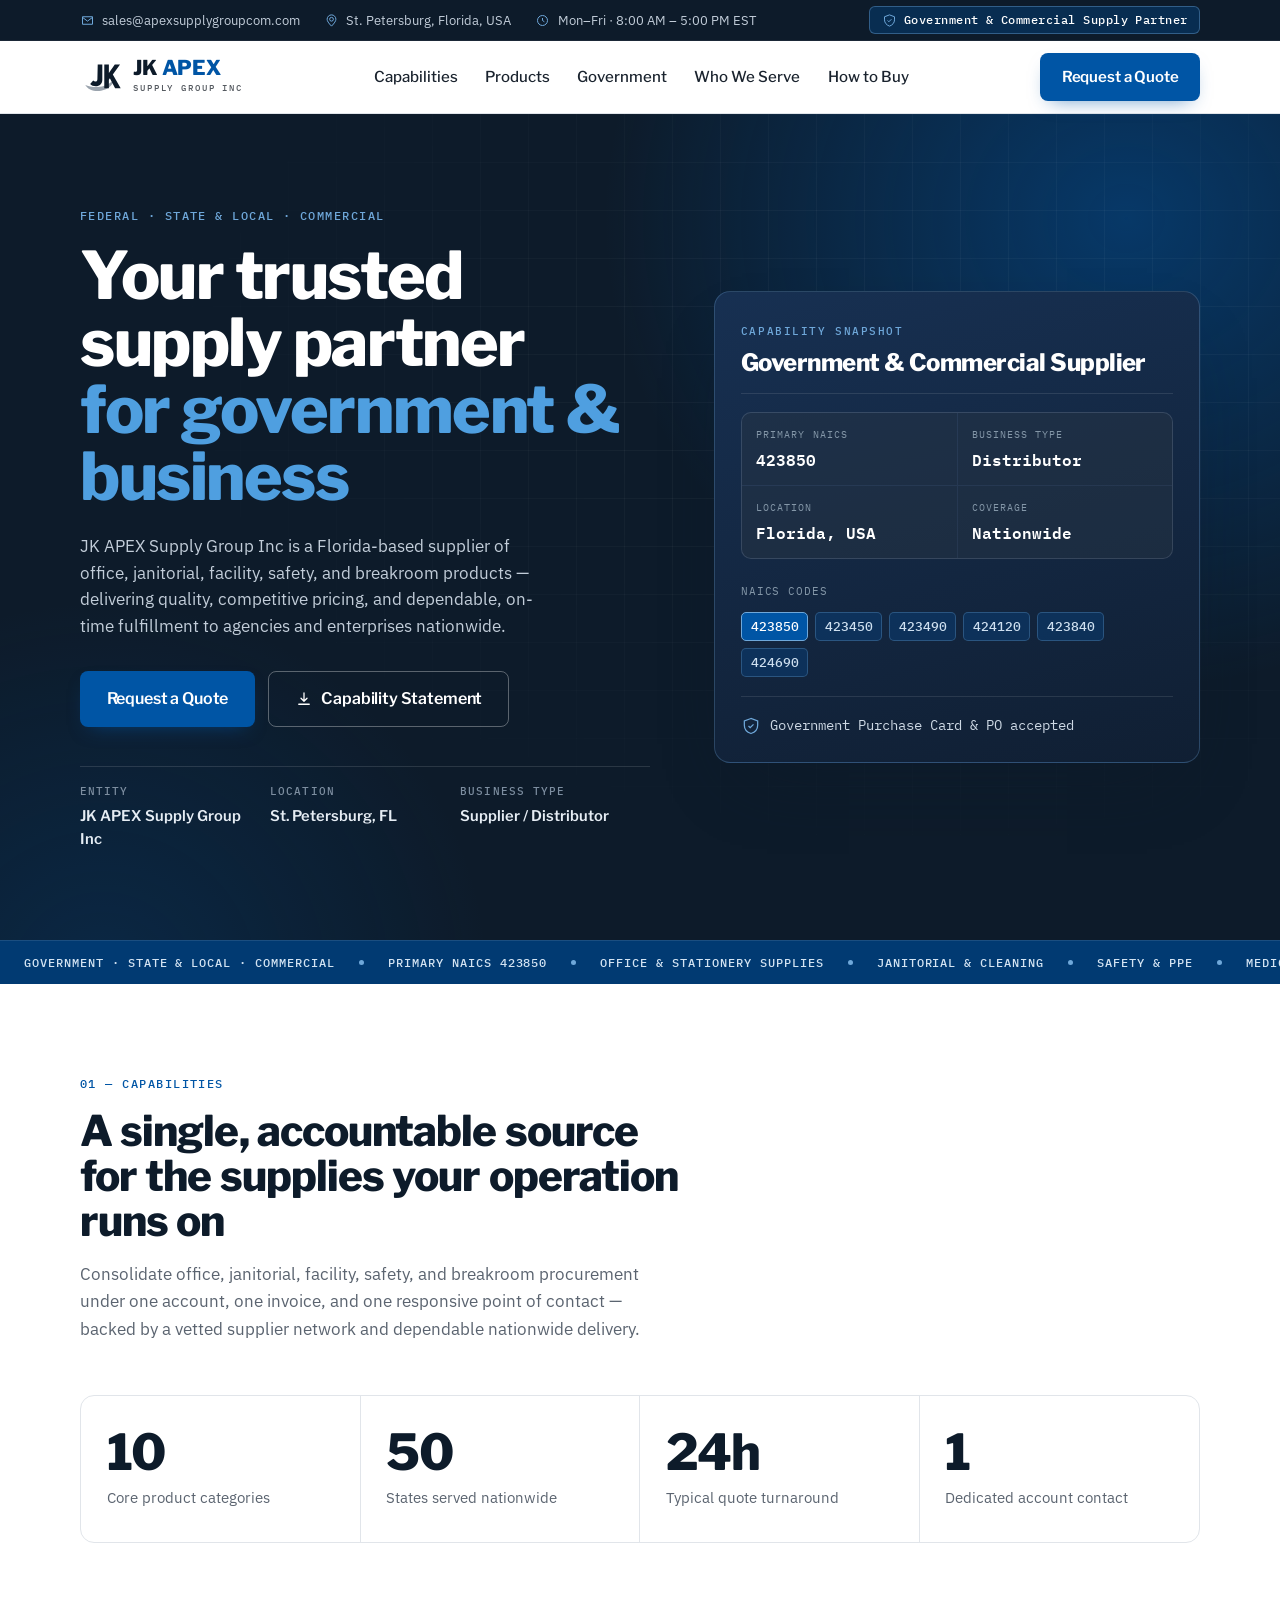
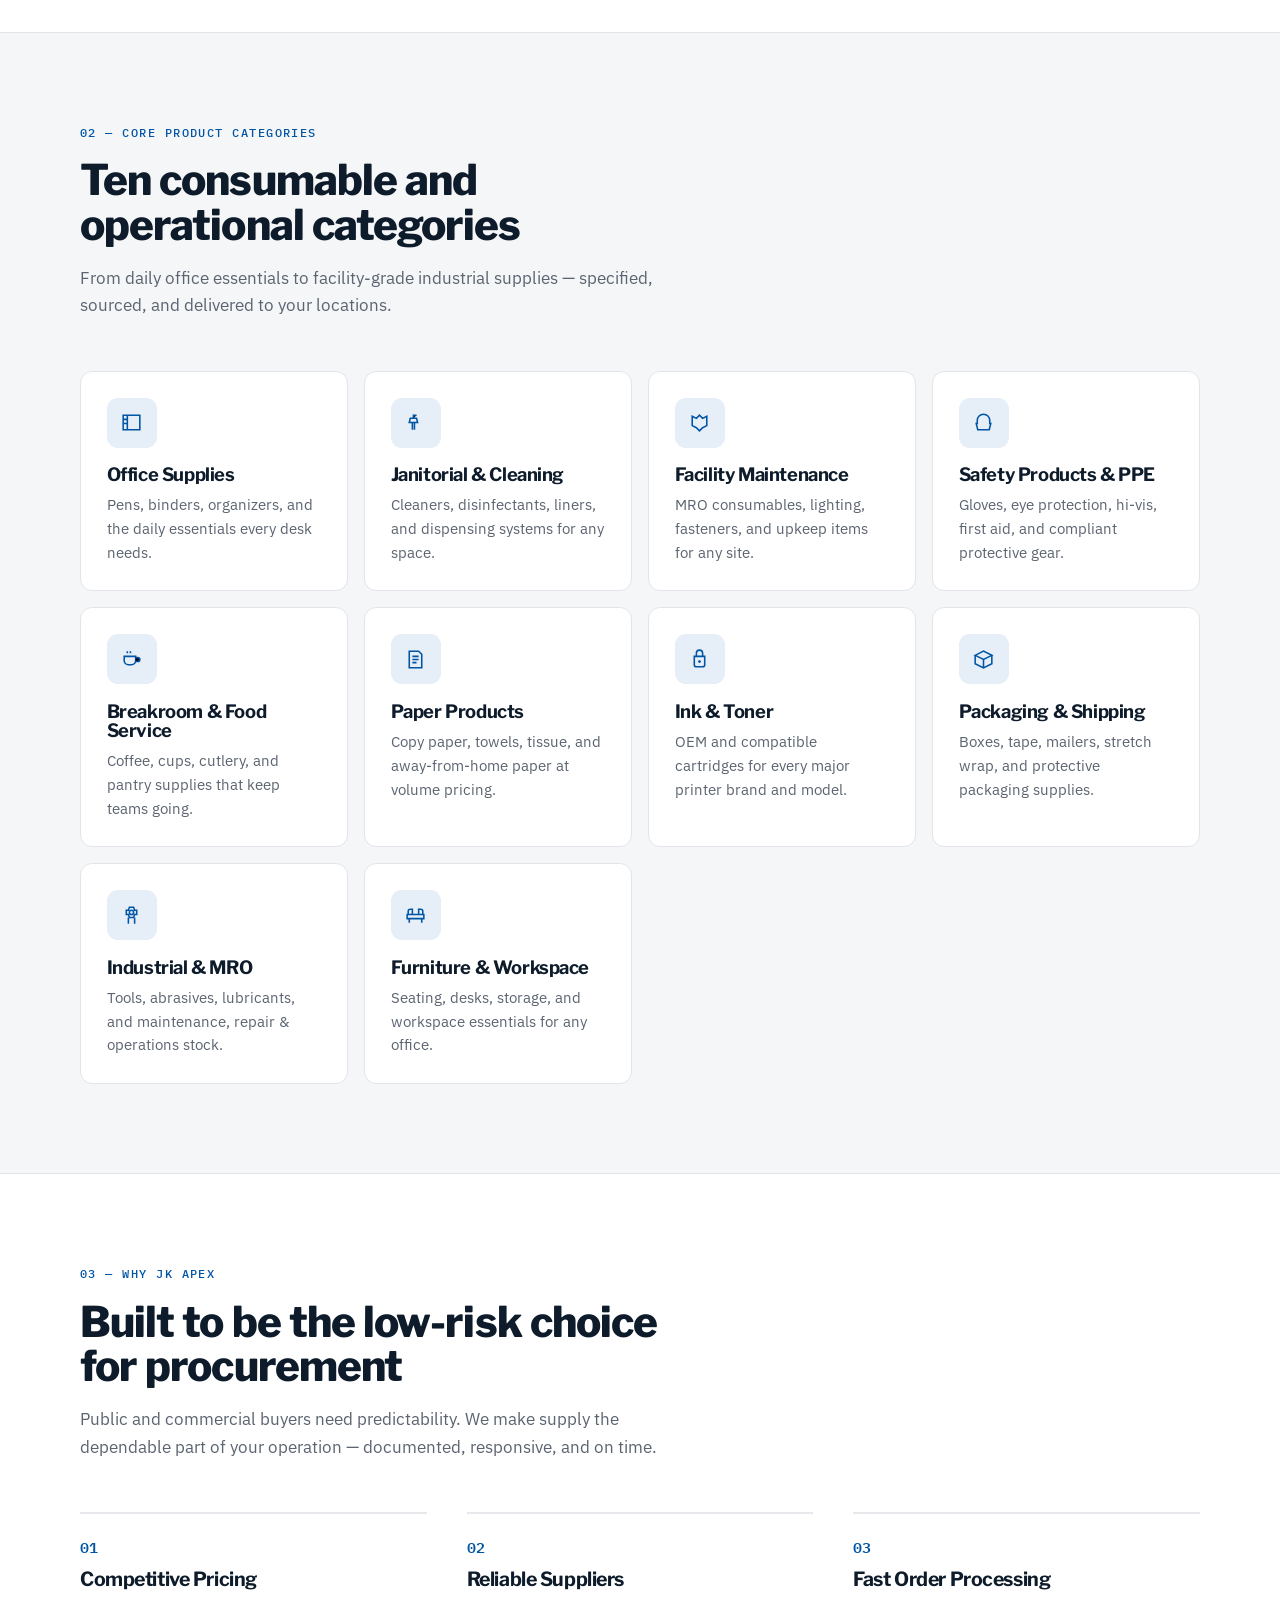
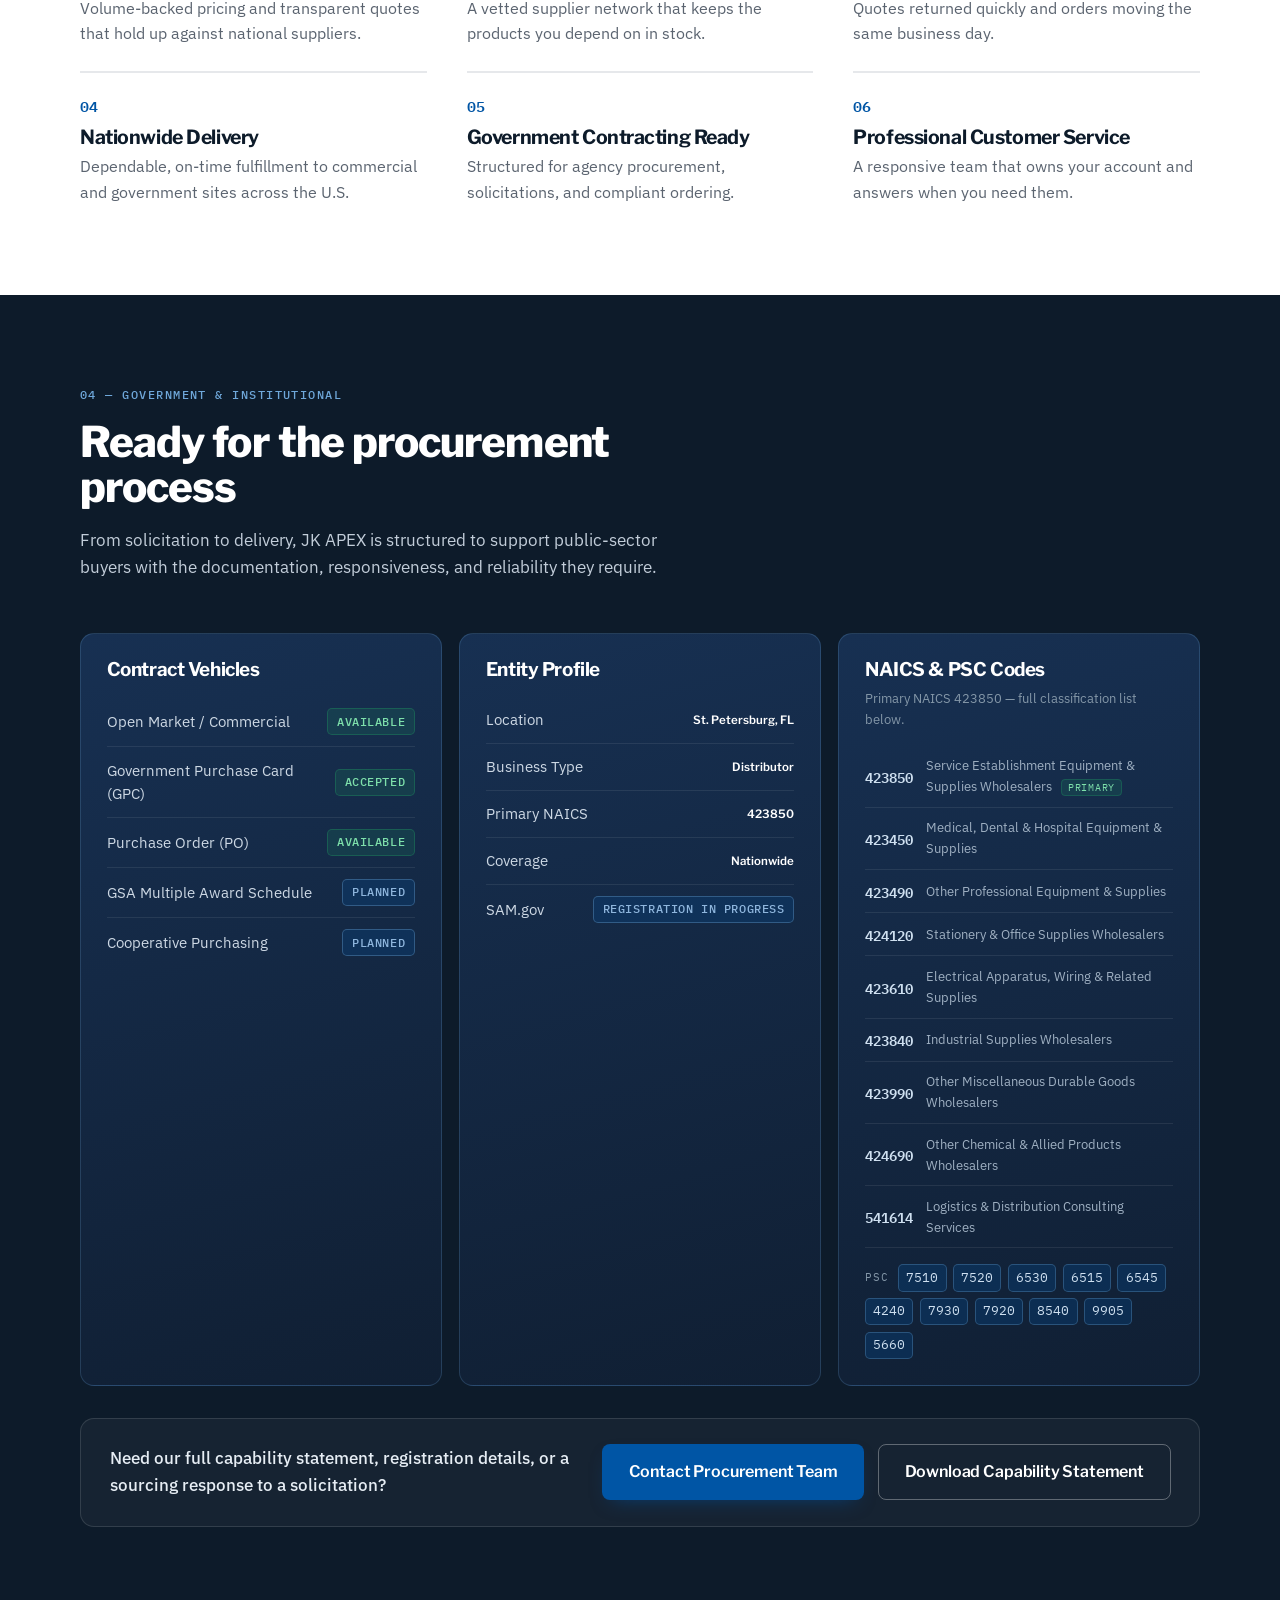
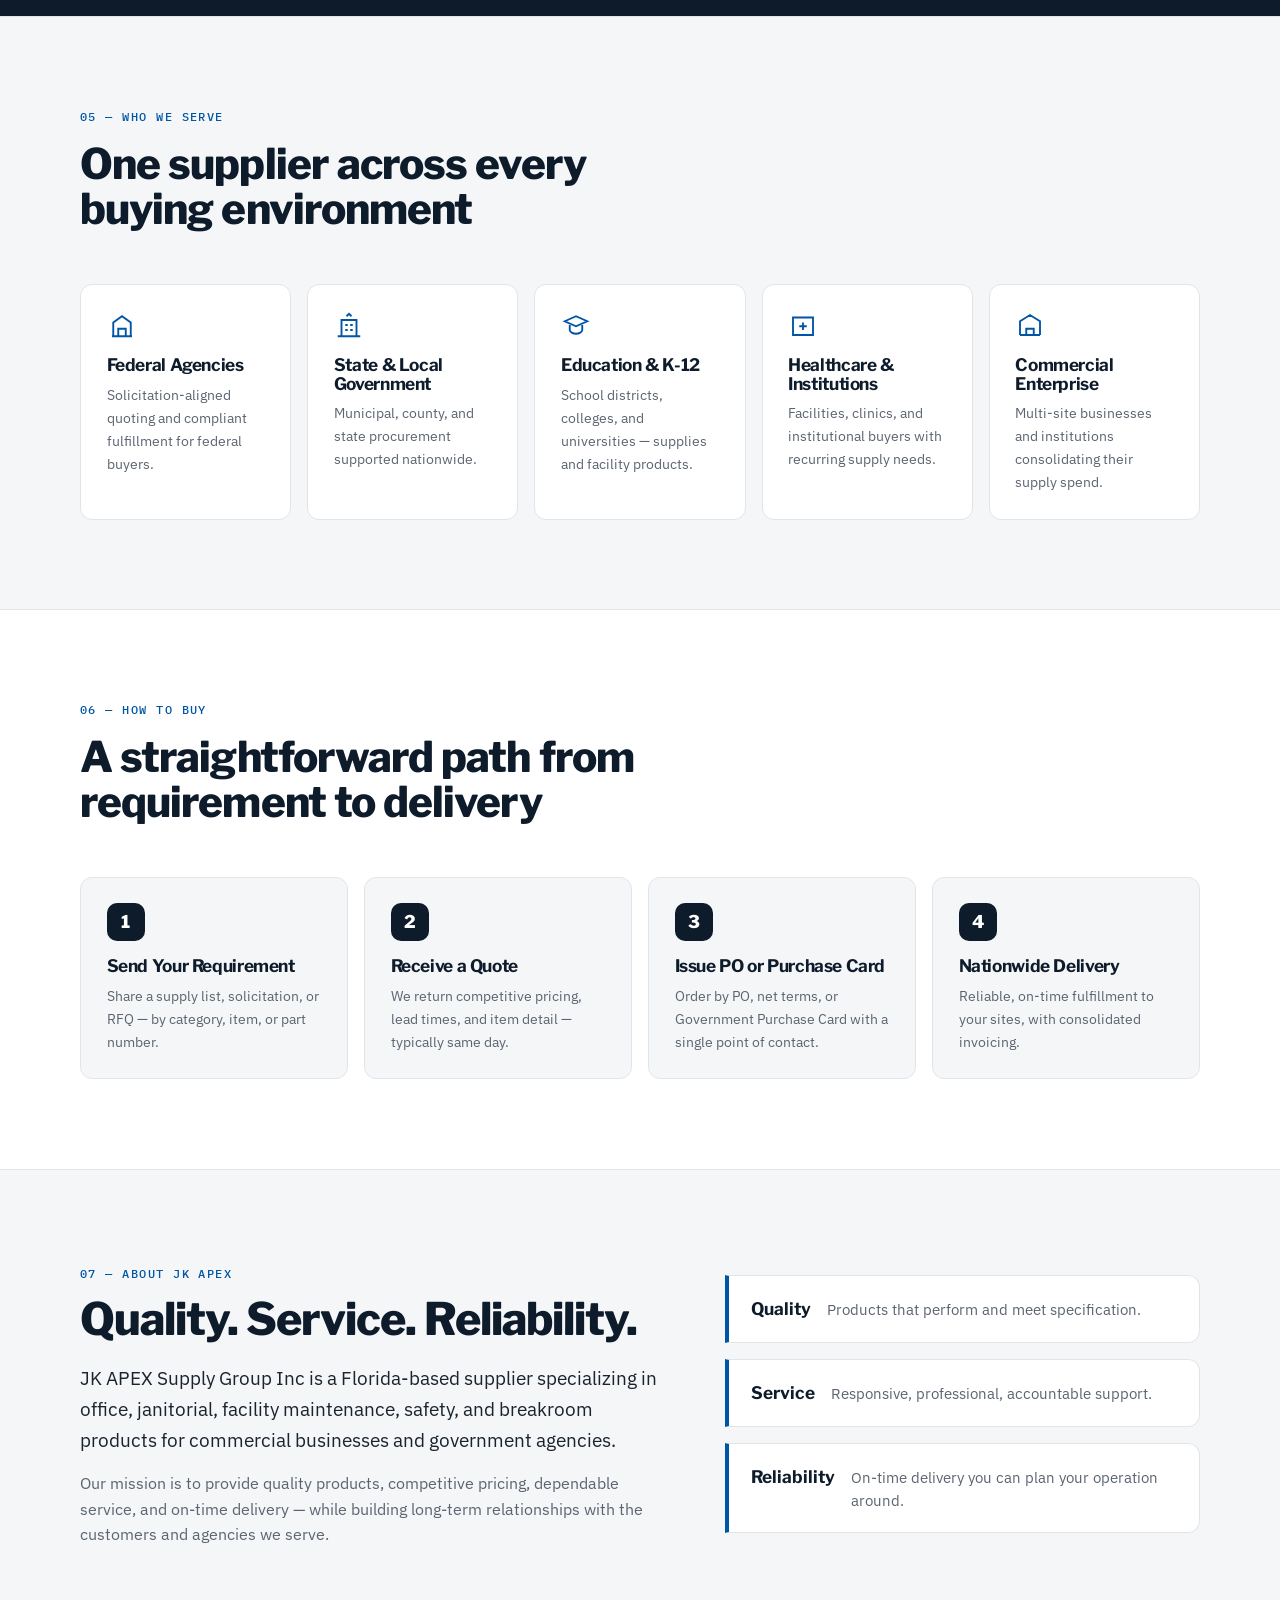
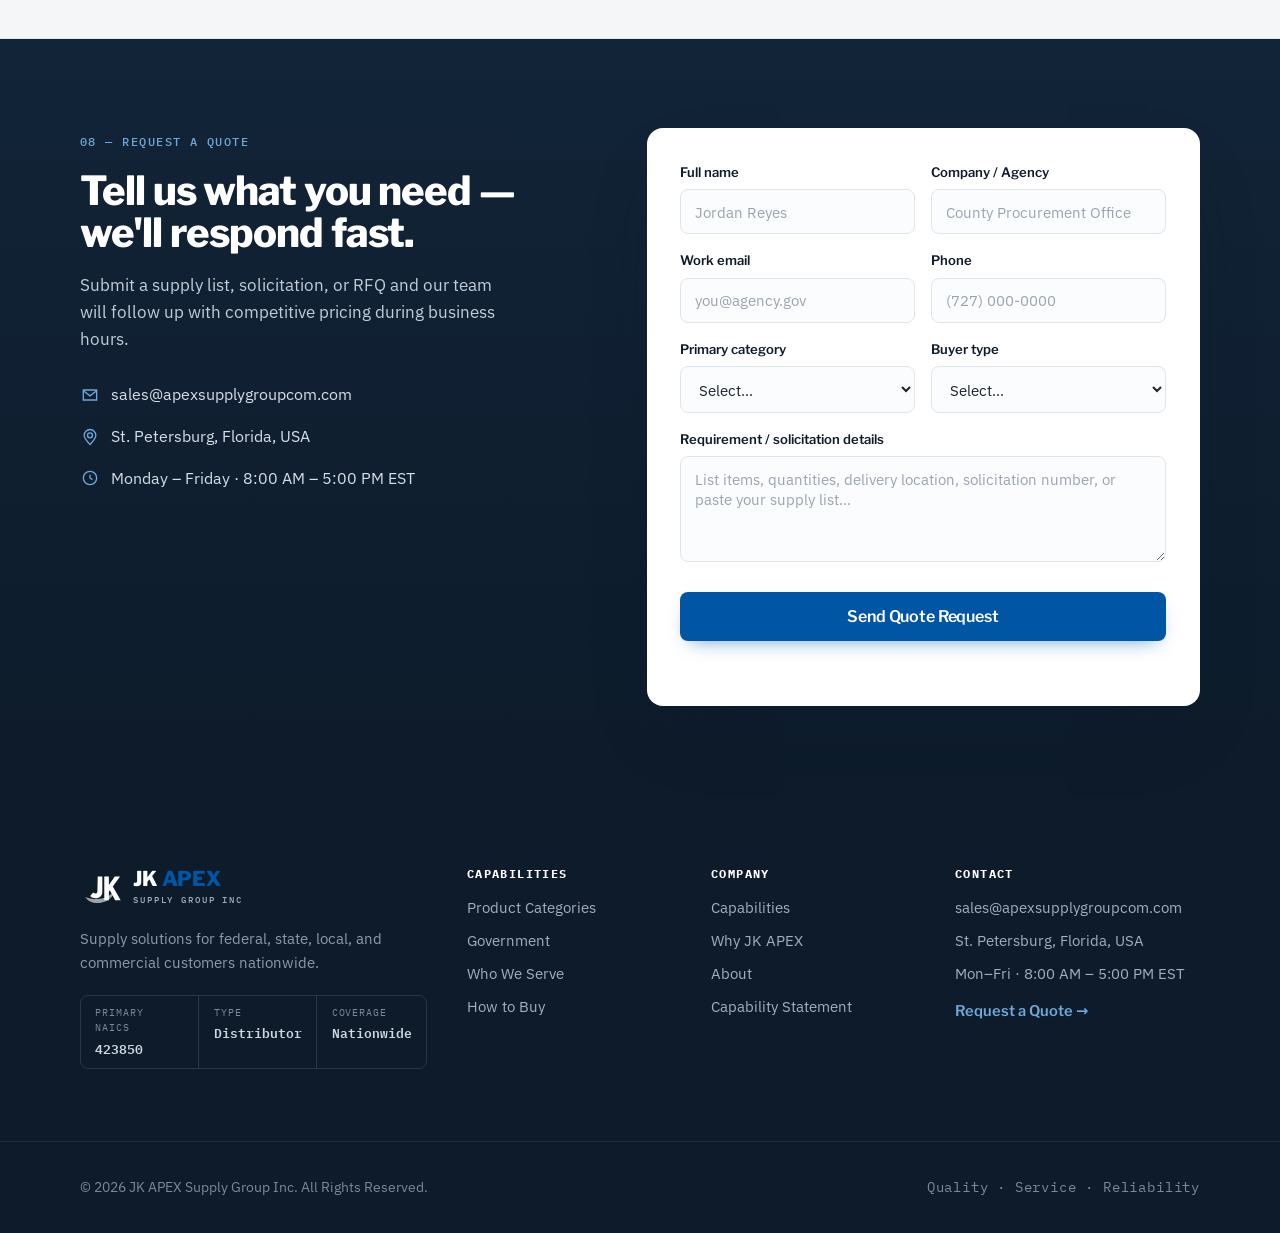
<file: index.html>
<!DOCTYPE html>
<html lang="en">
<head>
  <meta charset="UTF-8" />
  <meta name="viewport" content="width=device-width, initial-scale=1.0" />
  <title>JK APEX Supply Group Inc — Government &amp; Commercial Supply Partner</title>
  <meta name="description" content="JK APEX Supply Group Inc is a Florida-based supplier of office, janitorial, facility, safety, medical, and breakroom products for federal, state, local government, and commercial customers. Nationwide delivery." />
  <meta name="theme-color" content="#0D1B2A" />

  <meta property="og:type" content="website" />
  <meta property="og:title" content="JK APEX Supply Group Inc — Your Trusted Supply Partner for Government" />
  <meta property="og:description" content="Procurement-ready supplier of office, janitorial, facility, safety, and breakroom products for federal, state, and local agencies. Competitive pricing, reliable nationwide delivery." />
  <meta property="og:site_name" content="JK APEX Supply Group Inc" />

  <link rel="icon" href="data:image/svg+xml,%3Csvg xmlns='http://www.w3.org/2000/svg' viewBox='0 0 32 32'%3E%3Crect width='32' height='32' rx='7' fill='%230D1B2A'/%3E%3Ctext x='16' y='22' font-family='Libre Franklin,Arial' font-weight='800' font-size='15' fill='%23fff' text-anchor='middle'%3EJK%3C/text%3E%3C/svg%3E" />

  <link rel="preconnect" href="https://fonts.googleapis.com" />
  <link rel="preconnect" href="https://fonts.gstatic.com" crossorigin />
  <link href="https://fonts.googleapis.com/css2?family=Libre+Franklin:wght@400;500;600;700;800;900&family=IBM+Plex+Mono:wght@400;500;600&family=IBM+Plex+Sans:wght@400;500;600;700&display=swap" rel="stylesheet" />

  <link rel="stylesheet" href="styles.css" />
</head>
<body>
  <a class="skip-link" href="#capabilities">Skip to content</a>

  <div class="topbar">
    <div class="container topbar__inner">
      <ul class="topbar__meta">
        <li>
          <svg viewBox="0 0 24 24" aria-hidden="true"><path d="M4 6h16v12H4z" fill="none" stroke="currentColor" stroke-width="1.6"/><path d="m4 7 8 6 8-6" fill="none" stroke="currentColor" stroke-width="1.6"/></svg>
          <a href="mailto:sales@apexsupplygroupcom.com">sales@apexsupplygroupcom.com</a>
        </li>
        <li>
          <svg viewBox="0 0 24 24" aria-hidden="true"><circle cx="12" cy="10" r="3" fill="none" stroke="currentColor" stroke-width="1.6"/><path d="M12 21c5-5 7-8.5 7-11a7 7 0 1 0-14 0c0 2.5 2 6 7 11Z" fill="none" stroke="currentColor" stroke-width="1.6"/></svg>
          St. Petersburg, Florida, USA
        </li>
        <li>
          <svg viewBox="0 0 24 24" aria-hidden="true"><circle cx="12" cy="12" r="8" fill="none" stroke="currentColor" stroke-width="1.6"/><path d="M12 8v4l3 2" fill="none" stroke="currentColor" stroke-width="1.6"/></svg>
          Mon–Fri · 8:00 AM – 5:00 PM EST
        </li>
      </ul>
      <span class="topbar__badge">
        <svg viewBox="0 0 24 24" aria-hidden="true"><path d="M12 3 4 6v5c0 4.5 3.2 8.4 8 10 4.8-1.6 8-5.5 8-10V6l-8-3Z" fill="none" stroke="currentColor" stroke-width="1.6"/><path d="m9 12 2 2 4-4" fill="none" stroke="currentColor" stroke-width="1.6"/></svg>
        Government &amp; Commercial Supply Partner
      </span>
    </div>
  </div>

  <header class="header" id="top">
    <div class="container header__inner">
      <a class="brand" href="#top" aria-label="JK APEX Supply Group home">
        <svg class="brand__mark" viewBox="0 0 64 64" aria-hidden="true">
          <path d="M8 44c4 7 14 11 24 9 11-2 19-9 21-19-5 7-13 12-23 13-9 1-17-1-22-3z" fill="#9AA3AD"/>
          <path d="M27 13h7v23c0 6-4 10-10 10-3.5 0-6.5-1.2-8.5-3.4l4.6-5.4c1 1.1 2.2 1.8 3.4 1.8 1.8 0 3-1.2 3-3.6z" fill="#0D1B2A"/>
          <path d="M37 13h7v13l9-13h8l-11 15 12 21h-8.5l-8-15-1.5 2v13h-7z" fill="#0D1B2A"/>
        </svg>
        <span class="brand__text">
          <strong>JK <span>APEX</span></strong>
          <small>SUPPLY GROUP INC</small>
        </span>
      </a>

      <nav class="nav" aria-label="Primary">
        <a href="#capabilities">Capabilities</a>
        <a href="#products">Products</a>
        <a href="#government">Government</a>
        <a href="#serve">Who We Serve</a>
        <a href="#buy">How to Buy</a>
      </nav>

      <div class="header__actions">
        <a class="btn btn--primary" href="#contact">Request a Quote</a>
        <button class="nav-toggle" aria-label="Open menu" aria-expanded="false" aria-controls="mobile-nav">
          <span></span><span></span><span></span>
        </button>
      </div>
    </div>

    <div class="mobile-nav" id="mobile-nav" hidden>
      <a href="#capabilities">Capabilities</a>
      <a href="#products">Products</a>
      <a href="#government">Government</a>
      <a href="#serve">Who We Serve</a>
      <a href="#buy">How to Buy</a>
      <a class="btn btn--primary" href="#contact">Request a Quote</a>
    </div>
  </header>

  <main>
    <section class="hero">
      <div class="hero__bg" aria-hidden="true"></div>
      <div class="container hero__inner">
        <div class="hero__copy">
          <span class="eyebrow" data-reveal>Federal · State &amp; Local · Commercial</span>
          <h1 data-reveal>
            Your trusted supply partner
            <span>for government &amp; business</span>
          </h1>
          <p data-reveal>
            JK APEX Supply Group Inc is a Florida-based supplier of office, janitorial,
            facility, safety, and breakroom products — delivering quality, competitive
            pricing, and dependable, on-time fulfillment to agencies and enterprises nationwide.
          </p>
          <div class="hero__cta" data-reveal>
            <a class="btn btn--primary btn--lg" href="#contact">Request a Quote</a>
            <!-- PLACEHOLDER: colocar el PDF real en assets/JK-APEX-Capability-Statement.pdf -->
            <a class="btn btn--ghost btn--lg" href="assets/JK-APEX-Capability-Statement.pdf">
              <svg viewBox="0 0 24 24" aria-hidden="true" width="18" height="18"><path d="M12 4v11m0 0 4-4m-4 4-4-4M5 19h14" fill="none" stroke="currentColor" stroke-width="1.7" stroke-linecap="round" stroke-linejoin="round"/></svg>
              Capability Statement
            </a>
          </div>
          <ul class="hero__trust" data-reveal>
            <li><span>Entity</span>JK APEX Supply Group Inc</li>
            <li><span>Location</span>St. Petersburg, FL</li>
            <li><span>Business Type</span>Supplier / Distributor</li>
          </ul>
        </div>

        <aside class="capcard" data-reveal aria-label="Capability snapshot">
          <div class="capcard__head">
            <span class="capcard__tag">Capability Snapshot</span>
            <h2>Government &amp; Commercial Supplier</h2>
          </div>
          <dl class="capcard__ids">
            <div><dt>Primary NAICS</dt><dd>423850</dd></div>
            <div><dt>Business Type</dt><dd>Distributor</dd></div>
            <div><dt>Location</dt><dd>Florida, USA</dd></div>
            <div><dt>Coverage</dt><dd>Nationwide</dd></div>
          </dl>
          <div class="capcard__naics">
            <span>NAICS Codes</span>
            <div class="codes">
              <code class="is-primary">423850</code><code>423450</code><code>423490</code>
              <code>424120</code><code>423840</code><code>424690</code>
            </div>
          </div>
          <div class="capcard__foot">
            <svg viewBox="0 0 24 24" aria-hidden="true"><path d="M12 3 4 6v5c0 4.5 3.2 8.4 8 10 4.8-1.6 8-5.5 8-10V6l-8-3Z" fill="none" stroke="currentColor" stroke-width="1.5"/><path d="m9 12 2 2 4-4" fill="none" stroke="currentColor" stroke-width="1.5"/></svg>
            Government Purchase Card &amp; PO accepted
          </div>
        </aside>
      </div>

      <div class="ribbon" aria-label="Registrations and credentials">
        <div class="ribbon__track">
          <span>Government · State &amp; Local · Commercial</span><i></i>
          <span>Primary NAICS 423850</span><i></i>
          <span>Office &amp; Stationery Supplies</span><i></i>
          <span>Janitorial &amp; Cleaning</span><i></i>
          <span>Safety &amp; PPE</span><i></i>
          <span>Medical &amp; Facility Supplies</span><i></i>
          <span>Nationwide Delivery</span><i></i>
          <span>St. Petersburg, Florida</span><i></i>
          <span>Government · State &amp; Local · Commercial</span><i></i>
          <span>Primary NAICS 423850</span><i></i>
          <span>Office &amp; Stationery Supplies</span><i></i>
          <span>Janitorial &amp; Cleaning</span><i></i>
          <span>Safety &amp; PPE</span><i></i>
          <span>Medical &amp; Facility Supplies</span><i></i>
          <span>Nationwide Delivery</span><i></i>
          <span>St. Petersburg, Florida</span><i></i>
        </div>
      </div>
    </section>

    <section class="section" id="capabilities">
      <div class="container">
        <header class="section__head" data-reveal>
          <span class="section__kicker">01 — Capabilities</span>
          <h2>A single, accountable source for the supplies your operation runs on</h2>
          <p>Consolidate office, janitorial, facility, safety, and breakroom procurement under one account, one invoice, and one responsive point of contact — backed by a vetted supplier network and dependable nationwide delivery.</p>
        </header>

        <div class="capstats">
          <div class="capstat" data-reveal>
            <strong data-count="10" data-suffix="">0</strong>
            <span>Core product categories</span>
          </div>
          <div class="capstat" data-reveal>
            <strong data-count="50" data-suffix="">0</strong>
            <span>States served nationwide</span>
          </div>
          <div class="capstat" data-reveal>
            <strong data-count="24" data-suffix="h">0</strong>
            <span>Typical quote turnaround</span>
          </div>
          <div class="capstat" data-reveal>
            <strong>1</strong>
            <span>Dedicated account contact</span>
          </div>
        </div>
      </div>
    </section>

    <section class="section section--alt" id="products">
      <div class="container">
        <header class="section__head" data-reveal>
          <span class="section__kicker">02 — Core Product Categories</span>
          <h2>Ten consumable and operational categories</h2>
          <p>From daily office essentials to facility-grade industrial supplies — specified, sourced, and delivered to your locations.</p>
        </header>

        <div class="cards">
          <article class="card" data-reveal>
            <span class="card__icon"><svg viewBox="0 0 24 24"><path d="M4 5h16v14H4z" fill="none" stroke="currentColor" stroke-width="1.5"/><path d="M8 5v14M4 9h4M4 13h4" stroke="currentColor" stroke-width="1.5"/></svg></span>
            <h3>Office Supplies</h3>
            <p>Pens, binders, organizers, and the daily essentials every desk needs.</p>
          </article>
          <article class="card" data-reveal>
            <span class="card__icon"><svg viewBox="0 0 24 24"><path d="M7 8h6l1 4H6z" fill="none" stroke="currentColor" stroke-width="1.5"/><path d="M10 8V5h3M9 12v7M11 12v7" stroke="currentColor" stroke-width="1.5"/></svg></span>
            <h3>Janitorial &amp; Cleaning</h3>
            <p>Cleaners, disinfectants, liners, and dispensing systems for any space.</p>
          </article>
          <article class="card" data-reveal>
            <span class="card__icon"><svg viewBox="0 0 24 24"><path d="M5 6l4 2 3-3 3 3 4-2v9l-4 2-3 3-3-3-4-2z" fill="none" stroke="currentColor" stroke-width="1.5"/></svg></span>
            <h3>Facility Maintenance</h3>
            <p>MRO consumables, lighting, fasteners, and upkeep items for any site.</p>
          </article>
          <article class="card" data-reveal>
            <span class="card__icon"><svg viewBox="0 0 24 24"><path d="M12 4a6 6 0 0 0-6 6v3H5l1.5 6h11L19 13h-1v-3a6 6 0 0 0-6-6Z" fill="none" stroke="currentColor" stroke-width="1.5"/></svg></span>
            <h3>Safety Products &amp; PPE</h3>
            <p>Gloves, eye protection, hi-vis, first aid, and compliant protective gear.</p>
          </article>
          <article class="card" data-reveal>
            <span class="card__icon"><svg viewBox="0 0 24 24"><path d="M5 9h11v4a4 4 0 0 1-4 4H9a4 4 0 0 1-4-4z" fill="none" stroke="currentColor" stroke-width="1.5"/><path d="M16 10h2a2 2 0 0 1 0 4h-2M8 4v2M11 4v2" stroke="currentColor" stroke-width="1.5"/></svg></span>
            <h3>Breakroom &amp; Food Service</h3>
            <p>Coffee, cups, cutlery, and pantry supplies that keep teams going.</p>
          </article>
          <article class="card" data-reveal>
            <span class="card__icon"><svg viewBox="0 0 24 24"><path d="M6 4h9l3 3v13H6z" fill="none" stroke="currentColor" stroke-width="1.5"/><path d="M9 9h6M9 12h6M9 15h4" stroke="currentColor" stroke-width="1.5"/></svg></span>
            <h3>Paper Products</h3>
            <p>Copy paper, towels, tissue, and away-from-home paper at volume pricing.</p>
          </article>
          <article class="card" data-reveal>
            <span class="card__icon"><svg viewBox="0 0 24 24"><path d="M7 9h10v8a2 2 0 0 1-2 2H9a2 2 0 0 1-2-2z" fill="none" stroke="currentColor" stroke-width="1.5"/><path d="M9 9V6a3 3 0 0 1 6 0v3" fill="none" stroke="currentColor" stroke-width="1.5"/><circle cx="12" cy="14" r="1.4" fill="currentColor"/></svg></span>
            <h3>Ink &amp; Toner</h3>
            <p>OEM and compatible cartridges for every major printer brand and model.</p>
          </article>
          <article class="card" data-reveal>
            <span class="card__icon"><svg viewBox="0 0 24 24"><path d="M4 8l8-4 8 4-8 4z" fill="none" stroke="currentColor" stroke-width="1.5"/><path d="M4 8v8l8 4 8-4V8M12 12v8" fill="none" stroke="currentColor" stroke-width="1.5"/></svg></span>
            <h3>Packaging &amp; Shipping</h3>
            <p>Boxes, tape, mailers, stretch wrap, and protective packaging supplies.</p>
          </article>
          <article class="card" data-reveal>
            <span class="card__icon"><svg viewBox="0 0 24 24"><path d="M10 4h4l1 3h2v4h-2l-1 3h-4l-1-3H7V7h2z" fill="none" stroke="currentColor" stroke-width="1.5"/><circle cx="12" cy="9" r="2" fill="none" stroke="currentColor" stroke-width="1.5"/><path d="M9 14v6M15 14v6" stroke="currentColor" stroke-width="1.5"/></svg></span>
            <h3>Industrial &amp; MRO</h3>
            <p>Tools, abrasives, lubricants, and maintenance, repair &amp; operations stock.</p>
          </article>
          <article class="card" data-reveal>
            <span class="card__icon"><svg viewBox="0 0 24 24"><path d="M5 11V8a2 2 0 0 1 2-2h2v5M19 11V8a2 2 0 0 0-2-2h-2v5M4 11h16v4H4zM6 15v4M18 15v4" fill="none" stroke="currentColor" stroke-width="1.5"/></svg></span>
            <h3>Furniture &amp; Workspace</h3>
            <p>Seating, desks, storage, and workspace essentials for any office.</p>
          </article>
        </div>
      </div>
    </section>

    <section class="section" id="why">
      <div class="container">
        <header class="section__head" data-reveal>
          <span class="section__kicker">03 — Why JK APEX</span>
          <h2>Built to be the low-risk choice for procurement</h2>
          <p>Public and commercial buyers need predictability. We make supply the dependable part of your operation — documented, responsive, and on time.</p>
        </header>

        <div class="why">
          <article class="why__item" data-reveal>
            <span class="why__num">01</span>
            <h3>Competitive Pricing</h3>
            <p>Volume-backed pricing and transparent quotes that hold up against national suppliers.</p>
          </article>
          <article class="why__item" data-reveal>
            <span class="why__num">02</span>
            <h3>Reliable Suppliers</h3>
            <p>A vetted supplier network that keeps the products you depend on in stock.</p>
          </article>
          <article class="why__item" data-reveal>
            <span class="why__num">03</span>
            <h3>Fast Order Processing</h3>
            <p>Quotes returned quickly and orders moving the same business day.</p>
          </article>
          <article class="why__item" data-reveal>
            <span class="why__num">04</span>
            <h3>Nationwide Delivery</h3>
            <p>Dependable, on-time fulfillment to commercial and government sites across the U.S.</p>
          </article>
          <article class="why__item" data-reveal>
            <span class="why__num">05</span>
            <h3>Government Contracting Ready</h3>
            <p>Structured for agency procurement, solicitations, and compliant ordering.</p>
          </article>
          <article class="why__item" data-reveal>
            <span class="why__num">06</span>
            <h3>Professional Customer Service</h3>
            <p>A responsive team that owns your account and answers when you need them.</p>
          </article>
        </div>
      </div>
    </section>

    <section class="govt" id="government">
      <div class="container">
        <header class="section__head section__head--light" data-reveal>
          <span class="section__kicker section__kicker--light">04 — Government &amp; Institutional</span>
          <h2>Ready for the procurement process</h2>
          <p>From solicitation to delivery, JK APEX is structured to support public-sector buyers with the documentation, responsiveness, and reliability they require.</p>
        </header>

        <div class="govt__grid">
          <article class="panel" data-reveal>
            <h3>Contract Vehicles</h3>
            <ul class="panel__list">
              <li><span>Open Market / Commercial</span><b class="ok">Available</b></li>
              <li><span>Government Purchase Card (GPC)</span><b class="ok">Accepted</b></li>
              <li><span>Purchase Order (PO)</span><b class="ok">Available</b></li>
              <!-- PLACEHOLDER: actualizar cuando se obtengan estos vehículos -->
              <li><span>GSA Multiple Award Schedule</span><b class="soon">Planned</b></li>
              <li><span>Cooperative Purchasing</span><b class="soon">Planned</b></li>
            </ul>
          </article>

          <article class="panel" data-reveal>
            <h3>Entity Profile</h3>
            <ul class="panel__list">
              <li><span>Location</span><b class="val">St. Petersburg, FL</b></li>
              <li><span>Business Type</span><b class="val">Distributor</b></li>
              <li><span>Primary NAICS</span><b class="val">423850</b></li>
              <li><span>Coverage</span><b class="val">Nationwide</b></li>
              <li><span>SAM.gov</span><b class="soon">Registration in progress</b></li>
            </ul>
          </article>

          <article class="panel panel--codes" data-reveal>
            <h3>NAICS &amp; PSC Codes</h3>
            <p class="panel__lead">Primary NAICS 423850 — full classification list below.</p>
            <div class="codetable">
              <div><code>423850</code><span>Service Establishment Equipment &amp; Supplies Wholesalers <em>Primary</em></span></div>
              <div><code>423450</code><span>Medical, Dental &amp; Hospital Equipment &amp; Supplies</span></div>
              <div><code>423490</code><span>Other Professional Equipment &amp; Supplies</span></div>
              <div><code>424120</code><span>Stationery &amp; Office Supplies Wholesalers</span></div>
              <div><code>423610</code><span>Electrical Apparatus, Wiring &amp; Related Supplies</span></div>
              <div><code>423840</code><span>Industrial Supplies Wholesalers</span></div>
              <div><code>423990</code><span>Other Miscellaneous Durable Goods Wholesalers</span></div>
              <div><code>424690</code><span>Other Chemical &amp; Allied Products Wholesalers</span></div>
              <div><code>541614</code><span>Logistics &amp; Distribution Consulting Services</span></div>
            </div>
            <p class="panel__psc"><span>PSC</span> <code>7510</code> <code>7520</code> <code>6530</code> <code>6515</code> <code>6545</code> <code>4240</code> <code>7930</code> <code>7920</code> <code>8540</code> <code>9905</code> <code>5660</code></p>
          </article>
        </div>

        <div class="govt__cta" data-reveal>
          <p>Need our full capability statement, registration details, or a sourcing response to a solicitation?</p>
          <div>
            <a class="btn btn--primary btn--lg" href="#contact">Contact Procurement Team</a>
            <a class="btn btn--ghost btn--lg" href="assets/JK-APEX-Capability-Statement.pdf">Download Capability Statement</a>
          </div>
        </div>
      </div>
    </section>

    <section class="section section--alt" id="serve">
      <div class="container">
        <header class="section__head" data-reveal>
          <span class="section__kicker">05 — Who We Serve</span>
          <h2>One supplier across every buying environment</h2>
        </header>
        <div class="serve">
          <article class="serve__item" data-reveal>
            <svg viewBox="0 0 24 24"><path d="M4 21h16M5 21V10l7-5 7 5v11M9 21v-6h6v6" fill="none" stroke="currentColor" stroke-width="1.5"/></svg>
            <h3>Federal Agencies</h3>
            <p>Solicitation-aligned quoting and compliant fulfillment for federal buyers.</p>
          </article>
          <article class="serve__item" data-reveal>
            <svg viewBox="0 0 24 24"><path d="M3 21h18M6 21V8h12v13M9 12h2m2 0h2M9 16h2m2 0h2M10 5l2-2 2 2" fill="none" stroke="currentColor" stroke-width="1.5"/></svg>
            <h3>State &amp; Local Government</h3>
            <p>Municipal, county, and state procurement supported nationwide.</p>
          </article>
          <article class="serve__item" data-reveal>
            <svg viewBox="0 0 24 24"><path d="M3 9l9-4 9 4-9 4-9-4zM7 11v5c0 1.5 2.5 3 5 3s5-1.5 5-3v-5" fill="none" stroke="currentColor" stroke-width="1.5"/></svg>
            <h3>Education &amp; K-12</h3>
            <p>School districts, colleges, and universities — supplies and facility products.</p>
          </article>
          <article class="serve__item" data-reveal>
            <svg viewBox="0 0 24 24"><path d="M4 6h16v14H4z" fill="none" stroke="currentColor" stroke-width="1.5"/><path d="M12 10v6M9 13h6" stroke="currentColor" stroke-width="1.5"/></svg>
            <h3>Healthcare &amp; Institutions</h3>
            <p>Facilities, clinics, and institutional buyers with recurring supply needs.</p>
          </article>
          <article class="serve__item" data-reveal>
            <svg viewBox="0 0 24 24"><path d="M4 20V9l8-5 8 5v11M4 20h16M9 20v-5h6v5M8 9h.01M12 9h.01M16 9h.01" fill="none" stroke="currentColor" stroke-width="1.5"/></svg>
            <h3>Commercial Enterprise</h3>
            <p>Multi-site businesses and institutions consolidating their supply spend.</p>
          </article>
        </div>
      </div>
    </section>

    <section class="section" id="buy">
      <div class="container">
        <header class="section__head" data-reveal>
          <span class="section__kicker">06 — How to Buy</span>
          <h2>A straightforward path from requirement to delivery</h2>
        </header>
        <ol class="steps">
          <li class="step" data-reveal>
            <span class="step__n">1</span>
            <h3>Send Your Requirement</h3>
            <p>Share a supply list, solicitation, or RFQ — by category, item, or part number.</p>
          </li>
          <li class="step" data-reveal>
            <span class="step__n">2</span>
            <h3>Receive a Quote</h3>
            <p>We return competitive pricing, lead times, and item detail — typically same day.</p>
          </li>
          <li class="step" data-reveal>
            <span class="step__n">3</span>
            <h3>Issue PO or Purchase Card</h3>
            <p>Order by PO, net terms, or Government Purchase Card with a single point of contact.</p>
          </li>
          <li class="step" data-reveal>
            <span class="step__n">4</span>
            <h3>Nationwide Delivery</h3>
            <p>Reliable, on-time fulfillment to your sites, with consolidated invoicing.</p>
          </li>
        </ol>
      </div>
    </section>

    <section class="section section--alt" id="about">
      <div class="container about">
        <div class="about__copy" data-reveal>
          <span class="section__kicker">07 — About JK APEX</span>
          <h2>Quality. Service. Reliability.</h2>
          <p class="about__lead">
            JK APEX Supply Group Inc is a Florida-based supplier specializing in office,
            janitorial, facility maintenance, safety, and breakroom products for commercial
            businesses and government agencies.
          </p>
          <p>
            Our mission is to provide quality products, competitive pricing, dependable
            service, and on-time delivery — while building long-term relationships with the
            customers and agencies we serve.
          </p>
        </div>
        <ul class="about__values" data-reveal>
          <li><strong>Quality</strong><span>Products that perform and meet specification.</span></li>
          <li><strong>Service</strong><span>Responsive, professional, accountable support.</span></li>
          <li><strong>Reliability</strong><span>On-time delivery you can plan your operation around.</span></li>
        </ul>
      </div>
    </section>

    <section class="cta" id="contact">
      <div class="container cta__inner">
        <div class="cta__copy" data-reveal>
          <span class="section__kicker section__kicker--light">08 — Request a Quote</span>
          <h2>Tell us what you need — we'll respond fast.</h2>
          <p>Submit a supply list, solicitation, or RFQ and our team will follow up with competitive pricing during business hours.</p>
          <ul class="cta__contact">
            <li>
              <svg viewBox="0 0 24 24" aria-hidden="true"><path d="M4 6h16v12H4z" fill="none" stroke="currentColor" stroke-width="1.6"/><path d="m4 7 8 6 8-6" fill="none" stroke="currentColor" stroke-width="1.6"/></svg>
              <a href="mailto:sales@apexsupplygroupcom.com">sales@apexsupplygroupcom.com</a>
            </li>
            <li>
              <svg viewBox="0 0 24 24" aria-hidden="true"><circle cx="12" cy="10" r="3" fill="none" stroke="currentColor" stroke-width="1.6"/><path d="M12 21c5-5 7-8.5 7-11a7 7 0 1 0-14 0c0 2.5 2 6 7 11Z" fill="none" stroke="currentColor" stroke-width="1.6"/></svg>
              St. Petersburg, Florida, USA
            </li>
            <li>
              <svg viewBox="0 0 24 24" aria-hidden="true"><circle cx="12" cy="12" r="8" fill="none" stroke="currentColor" stroke-width="1.6"/><path d="M12 8v4l3 2" fill="none" stroke="currentColor" stroke-width="1.6"/></svg>
              Monday – Friday · 8:00 AM – 5:00 PM EST
            </li>
          </ul>
        </div>

        <form class="quote" data-reveal novalidate>
          <div class="field field--split">
            <div>
              <label for="name">Full name</label>
              <input id="name" name="name" type="text" autocomplete="name" required placeholder="Jordan Reyes" />
            </div>
            <div>
              <label for="org">Company / Agency</label>
              <input id="org" name="org" type="text" autocomplete="organization" placeholder="County Procurement Office" />
            </div>
          </div>
          <div class="field field--split">
            <div>
              <label for="email">Work email</label>
              <input id="email" name="email" type="email" autocomplete="email" required placeholder="you@agency.gov" />
            </div>
            <div>
              <label for="phone">Phone</label>
              <input id="phone" name="phone" type="tel" autocomplete="tel" placeholder="(727) 000-0000" />
            </div>
          </div>
          <div class="field field--split">
            <div>
              <label for="category">Primary category</label>
              <select id="category" name="category">
                <option value="">Select…</option>
                <option>Office Supplies</option>
                <option>Janitorial &amp; Cleaning</option>
                <option>Facility Maintenance</option>
                <option>Safety Products &amp; PPE</option>
                <option>Breakroom &amp; Food Service</option>
                <option>Paper Products</option>
                <option>Ink &amp; Toner</option>
                <option>Packaging &amp; Shipping</option>
                <option>Industrial &amp; MRO</option>
                <option>Furniture &amp; Workspace</option>
                <option>Multiple / Other</option>
              </select>
            </div>
            <div>
              <label for="buyer">Buyer type</label>
              <select id="buyer" name="buyer">
                <option value="">Select…</option>
                <option>Federal Agency</option>
                <option>State &amp; Local Government</option>
                <option>Education / K-12</option>
                <option>Healthcare / Institution</option>
                <option>Commercial Business</option>
              </select>
            </div>
          </div>
          <div class="field">
            <label for="details">Requirement / solicitation details</label>
            <textarea id="details" name="details" rows="4" placeholder="List items, quantities, delivery location, solicitation number, or paste your supply list…"></textarea>
          </div>
          <button class="btn btn--primary btn--lg btn--block" type="submit">Send Quote Request</button>
          <p class="quote__status" role="status" aria-live="polite"></p>
        </form>
      </div>
    </section>
  </main>

  <footer class="footer">
    <div class="container footer__inner">
      <div class="footer__brand">
        <a class="brand brand--light" href="#top" aria-label="JK APEX Supply Group home">
          <svg class="brand__mark" viewBox="0 0 64 64" aria-hidden="true">
            <path d="M8 44c4 7 14 11 24 9 11-2 19-9 21-19-5 7-13 12-23 13-9 1-17-1-22-3z" fill="#9AA3AD"/>
            <path d="M27 13h7v23c0 6-4 10-10 10-3.5 0-6.5-1.2-8.5-3.4l4.6-5.4c1 1.1 2.2 1.8 3.4 1.8 1.8 0 3-1.2 3-3.6z" fill="#ffffff"/>
            <path d="M37 13h7v13l9-13h8l-11 15 12 21h-8.5l-8-15-1.5 2v13h-7z" fill="#ffffff"/>
          </svg>
          <span class="brand__text">
            <strong>JK <span>APEX</span></strong>
            <small>SUPPLY GROUP INC</small>
          </span>
        </a>
        <p>Supply solutions for federal, state, local, and commercial customers nationwide.</p>
        <dl class="footer__ids">
          <div><dt>Primary NAICS</dt><dd>423850</dd></div>
          <div><dt>Type</dt><dd>Distributor</dd></div>
          <div><dt>Coverage</dt><dd>Nationwide</dd></div>
        </dl>
      </div>

      <nav class="footer__col" aria-label="Capabilities">
        <h4>Capabilities</h4>
        <a href="#products">Product Categories</a>
        <a href="#government">Government</a>
        <a href="#serve">Who We Serve</a>
        <a href="#buy">How to Buy</a>
      </nav>

      <nav class="footer__col" aria-label="Company">
        <h4>Company</h4>
        <a href="#capabilities">Capabilities</a>
        <a href="#why">Why JK APEX</a>
        <a href="#about">About</a>
        <a href="assets/JK-APEX-Capability-Statement.pdf">Capability Statement</a>
      </nav>

      <div class="footer__col">
        <h4>Contact</h4>
        <a href="mailto:sales@apexsupplygroupcom.com">sales@apexsupplygroupcom.com</a>
        <span>St. Petersburg, Florida, USA</span>
        <span>Mon–Fri · 8:00 AM – 5:00 PM EST</span>
        <a class="footer__quote" href="#contact">Request a Quote →</a>
      </div>
    </div>

    <div class="footer__bar">
      <div class="container footer__bar-inner">
        <p>© 2026 JK APEX Supply Group Inc. All Rights Reserved.</p>
        <p class="footer__tag">Quality · Service · Reliability</p>
      </div>
    </div>
  </footer>

  <script src="script.js"></script>
</body>
</html>
</file>
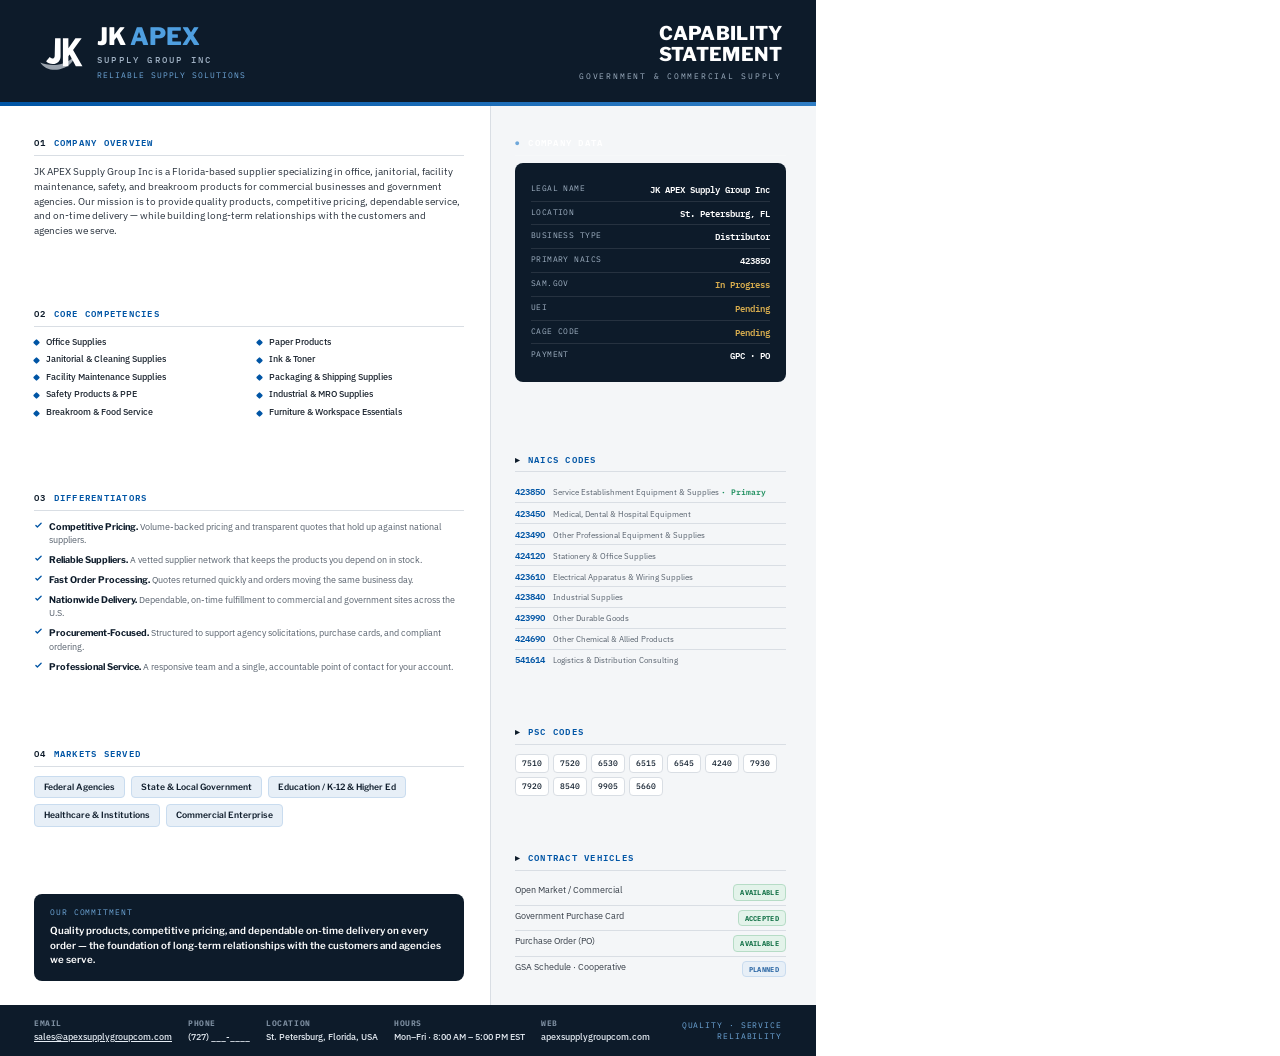
<file: capability-statement.html>
<!DOCTYPE html>
<html lang="en">
<head>
  <meta charset="UTF-8" />
  <title>JK APEX Supply Group Inc — Capability Statement</title>
  <link rel="preconnect" href="https://fonts.googleapis.com" />
  <link rel="preconnect" href="https://fonts.gstatic.com" crossorigin />
  <link href="https://fonts.googleapis.com/css2?family=Libre+Franklin:wght@400;500;600;700;800;900&family=IBM+Plex+Mono:wght@400;500;600&family=IBM+Plex+Sans:wght@400;500;600;700&display=swap" rel="stylesheet" />
  <style>
    :root {
      --navy: #0d1b2a;
      --navy-card: #12243a;
      --apex: #0055a5;
      --apex-100: #e7eff7;
      --ink: #1a232e;
      --muted: #56606c;
      --line: #d9dee4;
      --display: "Libre Franklin", Arial, sans-serif;
      --body: "IBM Plex Sans", Arial, sans-serif;
      --mono: "IBM Plex Mono", monospace;
    }
    * { box-sizing: border-box; margin: 0; padding: 0; }
    @page { size: letter; margin: 0; }
    html, body { width: 8.5in; }
    body {
      font-family: var(--body);
      color: var(--ink);
      -webkit-print-color-adjust: exact;
      print-color-adjust: exact;
      font-size: 9.2px;
      line-height: 1.42;
    }
    .sheet { width: 8.5in; min-height: 11in; display: flex; flex-direction: column; }

    .masthead {
      background: var(--navy);
      color: #fff;
      padding: 24px 34px;
      display: flex;
      align-items: center;
      justify-content: space-between;
      position: relative;
    }
    .masthead::after {
      content: "";
      position: absolute; left: 0; right: 0; bottom: 0; height: 4px;
      background: linear-gradient(90deg, var(--apex), #2f7dc4);
    }
    .brand { display: flex; align-items: center; gap: 13px; }
    .brand svg { width: 50px; height: 50px; }
    .brand .name { font-family: var(--display); font-weight: 800; font-size: 24px; line-height: 1; letter-spacing: -.01em; }
    .brand .name span { color: #4f9fe0; }
    .brand .sub { font-family: var(--mono); font-weight: 500; font-size: 8.5px; letter-spacing: .26em; color: #9fb0c2; margin-top: 5px; }
    .brand .tag { font-family: var(--mono); font-size: 8px; letter-spacing: .12em; color: #6fa8da; margin-top: 4px; text-transform: uppercase; }
    .masthead .title { text-align: right; }
    .masthead .title h1 { font-family: var(--display); font-weight: 800; font-size: 19px; letter-spacing: .02em; line-height: 1.1; }
    .masthead .title p { font-family: var(--mono); font-size: 8px; letter-spacing: .22em; text-transform: uppercase; color: #9fb0c2; margin-top: 5px; }

    main { flex: 1; display: grid; grid-template-columns: 1.5fr 1fr; gap: 0; }
    .col-left { padding: 30px 26px 24px 34px; display: flex; flex-direction: column; justify-content: space-between; }
    .col-right { padding: 30px 30px 24px 24px; background: #f4f6f8; border-left: 1px solid var(--line); display: flex; flex-direction: column; justify-content: space-between; }

    .block { margin-bottom: 0; }
    h2 {
      font-family: var(--mono);
      font-weight: 600;
      font-size: 9px;
      letter-spacing: .14em;
      text-transform: uppercase;
      color: var(--apex);
      padding-bottom: 6px;
      margin-bottom: 9px;
      border-bottom: 1.5px solid var(--line);
      display: flex; align-items: center; gap: 7px;
    }
    h2 .n { color: var(--navy); }
    .lead { font-size: 9.6px; line-height: 1.55; color: #2b343f; }

    .comp { columns: 2; column-gap: 16px; }
    .comp li { list-style: none; position: relative; padding-left: 12px; margin-bottom: 4.5px; break-inside: avoid; font-weight: 500; }
    .comp li::before { content: ""; position: absolute; left: 0; top: 4.5px; width: 5px; height: 5px; background: var(--apex); border-radius: 1px; transform: rotate(45deg); }

    .diff { list-style: none; }
    .diff li { position: relative; padding-left: 15px; margin-bottom: 6px; }
    .diff li b { font-family: var(--display); font-weight: 700; color: var(--navy); }
    .diff li span { color: var(--muted); }
    .diff li::before {
      content: ""; position: absolute; left: 0; top: 1px; width: 9px; height: 9px;
      background: var(--apex);
      -webkit-mask: url("data:image/svg+xml,%3Csvg xmlns='http://www.w3.org/2000/svg' viewBox='0 0 24 24'%3E%3Cpath d='m5 12 4 4 10-10' fill='none' stroke='%23000' stroke-width='3.5' stroke-linecap='round' stroke-linejoin='round'/%3E%3C/svg%3E") center/contain no-repeat;
      mask: url("data:image/svg+xml,%3Csvg xmlns='http://www.w3.org/2000/svg' viewBox='0 0 24 24'%3E%3Cpath d='m5 12 4 4 10-10' fill='none' stroke='%23000' stroke-width='3.5' stroke-linecap='round' stroke-linejoin='round'/%3E%3C/svg%3E") center/contain no-repeat;
    }

    .markets { display: flex; flex-wrap: wrap; gap: 6px; }
    .markets span {
      font-family: var(--display); font-weight: 600; font-size: 8.6px;
      color: var(--navy); background: var(--apex-100); border: 1px solid #c9dcef;
      padding: 4px 9px; border-radius: 4px;
    }

    h2.light { color: #fff; border-color: rgba(255,255,255,.16); }
    h2.light .n { color: #6fa8da; }
    .data-card { background: var(--navy); color: #fff; border-radius: 8px; padding: 15px 16px; margin: -2px 0 15px; }
    dl.data div { display: flex; justify-content: space-between; gap: 8px; padding: 5px 0; border-bottom: 1px solid rgba(255,255,255,.1); }
    dl.data div:last-child { border-bottom: none; }
    dl.data dt { font-family: var(--mono); font-size: 8px; letter-spacing: .06em; text-transform: uppercase; color: #9fb0c2; }
    dl.data dd { font-family: var(--mono); font-weight: 600; font-size: 9px; color: #fff; text-align: right; }
    dl.data dd.pend { color: #d8ad4e; }

    .codes { list-style: none; }
    .codes li { display: grid; grid-template-columns: auto 1fr; gap: 8px; align-items: baseline; padding: 3.5px 0; border-bottom: 1px solid var(--line); }
    .codes li:last-child { border-bottom: none; }
    .codes code { font-family: var(--mono); font-weight: 600; font-size: 9px; color: var(--apex); }
    .codes span { font-size: 8.4px; color: var(--muted); }
    .codes .pri { color: #1f8f5f; font-family: var(--mono); font-weight: 600; }

    .psc { display: flex; flex-wrap: wrap; gap: 4px; margin-top: 8px; }
    .psc code {
      font-family: var(--mono); font-weight: 500; font-size: 8.4px; color: var(--navy);
      background: #fff; border: 1px solid var(--line); padding: 2.5px 6px; border-radius: 4px;
    }

    .vehicles ul { list-style: none; }
    .vehicles li { display: flex; justify-content: space-between; gap: 8px; padding: 4px 0; border-bottom: 1px solid var(--line); font-size: 8.8px; color: #333b45; }
    .vehicles li:last-child { border-bottom: none; }
    .vehicles b { font-family: var(--mono); font-size: 7.4px; letter-spacing: .04em; text-transform: uppercase; padding: 2px 6px; border-radius: 4px; }
    .vehicles b.ok { color: #16734a; background: #e3f3ea; border: 1px solid #b6dcc6; }
    .vehicles b.soon { color: #2f6aa6; background: #e7eff7; border: 1px solid #c9dcef; }

    .commit-box { background: var(--navy); color: #fff; border-radius: 8px; padding: 13px 16px; }
    .commit-box .lbl { font-family: var(--mono); font-size: 7.5px; letter-spacing: .12em; text-transform: uppercase; color: #6fa8da; display: block; margin-bottom: 6px; }
    .commit-box p { font-family: var(--display); font-weight: 600; font-size: 9.8px; line-height: 1.5; }

    footer {
      background: var(--navy); color: #cdd8e4;
      padding: 13px 34px;
      display: flex; align-items: center; justify-content: space-between; gap: 14px;
      font-size: 8.6px;
    }
    footer .c { display: flex; gap: 16px; flex-wrap: wrap; }
    footer .c b { color: #fff; font-family: var(--mono); font-size: 7.5px; letter-spacing: .08em; text-transform: uppercase; display: block; color: #7d8ea0; margin-bottom: 2px; }
    footer .c a, footer .c span { color: #e6edf4; font-weight: 500; }
    footer .tag { font-family: var(--mono); letter-spacing: .12em; text-transform: uppercase; color: #6fa8da; font-size: 7.5px; text-align: right; }
  </style>
</head>
<body>
  <div class="sheet">
    <div class="masthead">
      <div class="brand">
        <svg viewBox="0 0 64 64" aria-hidden="true">
          <path d="M8 44c4 7 14 11 24 9 11-2 19-9 21-19-5 7-13 12-23 13-9 1-17-1-22-3z" fill="#9AA3AD"/>
          <path d="M27 13h7v23c0 6-4 10-10 10-3.5 0-6.5-1.2-8.5-3.4l4.6-5.4c1 1.1 2.2 1.8 3.4 1.8 1.8 0 3-1.2 3-3.6z" fill="#ffffff"/>
          <path d="M37 13h7v13l9-13h8l-11 15 12 21h-8.5l-8-15-1.5 2v13h-7z" fill="#ffffff"/>
        </svg>
        <div>
          <div class="name">JK <span>APEX</span></div>
          <div class="sub">SUPPLY GROUP INC</div>
          <div class="tag">Reliable Supply Solutions</div>
        </div>
      </div>
      <div class="title">
        <h1>CAPABILITY<br>STATEMENT</h1>
        <p>Government &amp; Commercial Supply</p>
      </div>
    </div>

    <main>
      <div class="col-left">
        <div class="block">
          <h2><span class="n">01</span> Company Overview</h2>
          <p class="lead">JK APEX Supply Group Inc is a Florida-based supplier specializing in office, janitorial, facility maintenance, safety, and breakroom products for commercial businesses and government agencies. Our mission is to provide quality products, competitive pricing, dependable service, and on-time delivery — while building long-term relationships with the customers and agencies we serve.</p>
        </div>

        <div class="block">
          <h2><span class="n">02</span> Core Competencies</h2>
          <ul class="comp">
            <li>Office Supplies</li>
            <li>Janitorial &amp; Cleaning Supplies</li>
            <li>Facility Maintenance Supplies</li>
            <li>Safety Products &amp; PPE</li>
            <li>Breakroom &amp; Food Service</li>
            <li>Paper Products</li>
            <li>Ink &amp; Toner</li>
            <li>Packaging &amp; Shipping Supplies</li>
            <li>Industrial &amp; MRO Supplies</li>
            <li>Furniture &amp; Workspace Essentials</li>
          </ul>
        </div>

        <div class="block">
          <h2><span class="n">03</span> Differentiators</h2>
          <ul class="diff">
            <li><b>Competitive Pricing.</b> <span>Volume-backed pricing and transparent quotes that hold up against national suppliers.</span></li>
            <li><b>Reliable Suppliers.</b> <span>A vetted supplier network that keeps the products you depend on in stock.</span></li>
            <li><b>Fast Order Processing.</b> <span>Quotes returned quickly and orders moving the same business day.</span></li>
            <li><b>Nationwide Delivery.</b> <span>Dependable, on-time fulfillment to commercial and government sites across the U.S.</span></li>
            <li><b>Procurement-Focused.</b> <span>Structured to support agency solicitations, purchase cards, and compliant ordering.</span></li>
            <li><b>Professional Service.</b> <span>A responsive team and a single, accountable point of contact for your account.</span></li>
          </ul>
        </div>

        <div class="block">
          <h2><span class="n">04</span> Markets Served</h2>
          <div class="markets">
            <span>Federal Agencies</span>
            <span>State &amp; Local Government</span>
            <span>Education / K-12 &amp; Higher Ed</span>
            <span>Healthcare &amp; Institutions</span>
            <span>Commercial Enterprise</span>
          </div>
        </div>

        <div class="block commit">
          <div class="commit-box">
            <span class="lbl">Our Commitment</span>
            <p>Quality products, competitive pricing, and dependable on-time delivery on every order — the foundation of long-term relationships with the customers and agencies we serve.</p>
          </div>
        </div>
      </div>

      <div class="col-right">
        <div class="block">
          <h2 class="light"><span class="n">●</span> Company Data</h2>
          <div class="data-card">
            <dl class="data">
              <div><dt>Legal Name</dt><dd>JK APEX Supply Group Inc</dd></div>
              <div><dt>Location</dt><dd>St. Petersburg, FL</dd></div>
              <div><dt>Business Type</dt><dd>Distributor</dd></div>
              <div><dt>Primary NAICS</dt><dd>423850</dd></div>
              <div><dt>SAM.gov</dt><dd class="pend">In Progress</dd></div>
              <div><dt>UEI</dt><dd class="pend">Pending</dd></div>
              <div><dt>CAGE Code</dt><dd class="pend">Pending</dd></div>
              <div><dt>Payment</dt><dd>GPC · PO</dd></div>
            </dl>
          </div>
        </div>

        <div class="block">
          <h2><span class="n">▸</span> NAICS Codes</h2>
          <ul class="codes">
            <li><code>423850</code><span>Service Establishment Equipment &amp; Supplies <b class="pri">· Primary</b></span></li>
            <li><code>423450</code><span>Medical, Dental &amp; Hospital Equipment</span></li>
            <li><code>423490</code><span>Other Professional Equipment &amp; Supplies</span></li>
            <li><code>424120</code><span>Stationery &amp; Office Supplies</span></li>
            <li><code>423610</code><span>Electrical Apparatus &amp; Wiring Supplies</span></li>
            <li><code>423840</code><span>Industrial Supplies</span></li>
            <li><code>423990</code><span>Other Durable Goods</span></li>
            <li><code>424690</code><span>Other Chemical &amp; Allied Products</span></li>
            <li><code>541614</code><span>Logistics &amp; Distribution Consulting</span></li>
          </ul>
        </div>

        <div class="block">
          <h2><span class="n">▸</span> PSC Codes</h2>
          <div class="psc">
            <code>7510</code><code>7520</code><code>6530</code><code>6515</code><code>6545</code><code>4240</code><code>7930</code><code>7920</code><code>8540</code><code>9905</code><code>5660</code>
          </div>
        </div>

        <div class="block vehicles">
          <h2><span class="n">▸</span> Contract Vehicles</h2>
          <ul>
            <li><span>Open Market / Commercial</span><b class="ok">Available</b></li>
            <li><span>Government Purchase Card</span><b class="ok">Accepted</b></li>
            <li><span>Purchase Order (PO)</span><b class="ok">Available</b></li>
            <li><span>GSA Schedule · Cooperative</span><b class="soon">Planned</b></li>
          </ul>
        </div>
      </div>
    </main>

    <footer>
      <div class="c">
        <div><b>Email</b><a href="mailto:sales@apexsupplygroupcom.com">sales@apexsupplygroupcom.com</a></div>
        <div><b>Phone</b><span>(727) ___-____</span></div>
        <div><b>Location</b><span>St. Petersburg, Florida, USA</span></div>
        <div><b>Hours</b><span>Mon–Fri · 8:00 AM – 5:00 PM EST</span></div>
        <div><b>Web</b><span>apexsupplygroupcom.com</span></div>
      </div>
      <div class="tag">Quality · Service<br>Reliability</div>
    </footer>
  </div>
</body>
</html>
</file>
<file: styles.css>
:root {
  --navy: #0d1b2a;
  --navy-800: #0f2034;
  --navy-700: #122438;
  --navy-600: #18304a;
  --apex: #0055a5;
  --apex-600: #00478b;
  --apex-700: #013a72;
  --apex-100: #e6eef7;
  --gray: #e6e8eb;
  --gray-100: #f4f6f8;
  --gray-200: #eceef1;
  --charcoal: #555a60;
  --ink: #1a232e;
  --muted: #5b6470;
  --white: #ffffff;
  --line: #e1e5ea;
  --ok: #1f8f5f;
  --gold: #c79a3a;

  --shadow-sm: 0 1px 2px rgba(13, 27, 42, .06), 0 2px 6px rgba(13, 27, 42, .05);
  --shadow-md: 0 14px 32px -16px rgba(13, 27, 42, .25);
  --shadow-lg: 0 34px 70px -28px rgba(13, 27, 42, .45);

  --radius: 12px;
  --radius-sm: 8px;
  --maxw: 1200px;

  --font-display: "Libre Franklin", system-ui, sans-serif;
  --font-body: "IBM Plex Sans", system-ui, sans-serif;
  --font-mono: "IBM Plex Mono", ui-monospace, monospace;

  --ease: cubic-bezier(.22, 1, .36, 1);
}

* { box-sizing: border-box; }

html { scroll-behavior: smooth; scroll-padding-top: 88px; }
@media (prefers-reduced-motion: reduce) { html { scroll-behavior: auto; } }

body {
  margin: 0;
  font-family: var(--font-body);
  color: var(--ink);
  background: var(--white);
  line-height: 1.6;
  -webkit-font-smoothing: antialiased;
  text-rendering: optimizeLegibility;
}

img, svg { display: block; max-width: 100%; }
a { color: inherit; text-decoration: none; }

h1, h2, h3, h4 {
  font-family: var(--font-display);
  margin: 0;
  line-height: 1.06;
  letter-spacing: -.022em;
  color: var(--navy);
}

.container {
  width: 100%;
  max-width: var(--maxw);
  margin-inline: auto;
  padding-inline: clamp(1.25rem, 4vw, 2.5rem);
}

.skip-link {
  position: absolute;
  left: -999px;
  top: 0;
  z-index: 200;
  background: var(--navy);
  color: #fff;
  padding: .75rem 1.25rem;
  border-radius: 0 0 var(--radius-sm) 0;
}
.skip-link:focus { left: 0; }

:focus-visible {
  outline: 3px solid var(--apex);
  outline-offset: 2px;
  border-radius: 4px;
}

/* Buttons */
.btn {
  --btn-bg: var(--apex);
  --btn-fg: #fff;
  display: inline-flex;
  align-items: center;
  justify-content: center;
  gap: .55rem;
  font-family: var(--font-display);
  font-weight: 600;
  font-size: .94rem;
  letter-spacing: -.01em;
  padding: .68rem 1.3rem;
  border-radius: 8px;
  border: 1.5px solid transparent;
  background: var(--btn-bg);
  color: var(--btn-fg);
  cursor: pointer;
  transition: transform .2s var(--ease), background .2s var(--ease), box-shadow .2s var(--ease), border-color .2s var(--ease);
  will-change: transform;
}
.btn--primary { box-shadow: 0 8px 20px -10px rgba(0, 85, 165, .65); }
.btn--primary:hover { background: var(--apex-600); transform: translateY(-2px); box-shadow: 0 14px 26px -12px rgba(0, 85, 165, .7); }
.btn--primary:active { transform: translateY(0); }
.btn--ghost { background: transparent; color: #fff; border-color: rgba(255, 255, 255, .32); }
.btn--ghost:hover { border-color: #fff; background: rgba(255, 255, 255, .08); transform: translateY(-2px); }
.btn--lg { padding: .88rem 1.6rem; font-size: 1rem; }
.btn--block { width: 100%; }

.eyebrow, .section__kicker {
  font-family: var(--font-mono);
  font-weight: 500;
  font-size: .76rem;
  letter-spacing: .12em;
  text-transform: uppercase;
  color: var(--apex);
}
.section__kicker--light { color: #6fa8da; }

/* Top bar */
.topbar {
  background: var(--navy);
  color: #c2cdd9;
  font-size: .82rem;
  border-bottom: 1px solid rgba(255, 255, 255, .06);
}
.topbar__inner {
  display: flex;
  align-items: center;
  justify-content: space-between;
  gap: 1rem;
  min-height: 40px;
}
.topbar__meta {
  display: flex;
  align-items: center;
  gap: 1.5rem;
  list-style: none;
  margin: 0;
  padding: 0;
}
.topbar__meta li { display: inline-flex; align-items: center; gap: .45rem; }
.topbar__meta svg { width: 15px; height: 15px; color: #6fa8da; }
.topbar__meta a:hover { color: #fff; }
.topbar__badge {
  display: inline-flex;
  align-items: center;
  gap: .45rem;
  font-family: var(--font-mono);
  font-weight: 500;
  font-size: .74rem;
  letter-spacing: .04em;
  color: #fff;
  background: rgba(0, 85, 165, .32);
  border: 1px solid rgba(111, 168, 218, .4);
  padding: .25rem .7rem;
  border-radius: 6px;
  white-space: nowrap;
}
.topbar__badge svg { width: 15px; height: 15px; color: #6fa8da; }

/* Header */
.header {
  position: sticky;
  top: 0;
  z-index: 100;
  background: rgba(255, 255, 255, .86);
  backdrop-filter: saturate(160%) blur(12px);
  border-bottom: 1px solid var(--line);
  transition: box-shadow .3s var(--ease), background .3s var(--ease);
}
.header.is-stuck { box-shadow: var(--shadow-md); background: rgba(255, 255, 255, .96); }
.header__inner {
  display: flex;
  align-items: center;
  justify-content: space-between;
  min-height: 72px;
  gap: 1.5rem;
}

.brand { display: inline-flex; align-items: center; gap: .7rem; }
.brand__mark { width: 42px; height: 42px; flex: none; }
.brand__text strong {
  display: block;
  font-family: var(--font-display);
  font-weight: 800;
  font-size: 1.28rem;
  letter-spacing: -.01em;
  color: var(--navy);
  line-height: 1;
}
.brand__text strong span { color: var(--apex); }
.brand__text small {
  display: block;
  font-family: var(--font-mono);
  font-weight: 500;
  font-size: .58rem;
  letter-spacing: .2em;
  color: var(--charcoal);
  margin-top: 3px;
}
.brand--light .brand__text strong { color: #fff; }
.brand--light .brand__text small { color: #9fb0c2; }

.nav { display: flex; gap: 1.7rem; }
.nav a {
  font-family: var(--font-display);
  font-weight: 500;
  font-size: .94rem;
  color: var(--ink);
  position: relative;
  padding: .35rem 0;
}
.nav a::after {
  content: "";
  position: absolute;
  left: 0; bottom: -2px;
  width: 100%; height: 2px;
  background: var(--apex);
  transform: scaleX(0);
  transform-origin: left;
  transition: transform .25s var(--ease);
}
.nav a:hover { color: var(--apex); }
.nav a:hover::after { transform: scaleX(1); }

.header__actions { display: flex; align-items: center; gap: .75rem; }

.nav-toggle {
  display: none;
  width: 44px; height: 44px;
  background: none;
  border: 1px solid var(--line);
  border-radius: 8px;
  cursor: pointer;
  padding: 0;
  flex-direction: column;
  align-items: center;
  justify-content: center;
  gap: 5px;
}
.nav-toggle span {
  width: 20px; height: 2px;
  background: var(--navy);
  border-radius: 2px;
  transition: transform .25s var(--ease), opacity .2s var(--ease);
}
.nav-toggle[aria-expanded="true"] span:nth-child(1) { transform: translateY(7px) rotate(45deg); }
.nav-toggle[aria-expanded="true"] span:nth-child(2) { opacity: 0; }
.nav-toggle[aria-expanded="true"] span:nth-child(3) { transform: translateY(-7px) rotate(-45deg); }

.mobile-nav[hidden] { display: none; }
.mobile-nav {
  display: flex;
  flex-direction: column;
  gap: .25rem;
  padding: 1rem clamp(1.25rem, 4vw, 2.5rem) 1.5rem;
  border-top: 1px solid var(--line);
  background: #fff;
}
.mobile-nav a {
  font-family: var(--font-display);
  font-weight: 500;
  padding: .7rem .25rem;
  border-bottom: 1px solid var(--gray-200);
}
.mobile-nav .btn { margin-top: .75rem; }

/* Hero */
.hero {
  position: relative;
  background: var(--navy);
  color: #fff;
  overflow: hidden;
  isolation: isolate;
}
.hero__bg {
  position: absolute;
  inset: 0;
  z-index: -1;
  background:
    radial-gradient(68% 90% at 88% 12%, rgba(0, 85, 165, .5), transparent 60%),
    radial-gradient(55% 80% at 8% 100%, rgba(0, 85, 165, .22), transparent 55%),
    var(--navy);
}
.hero__bg::after {
  content: "";
  position: absolute;
  inset: 0;
  background-image: linear-gradient(rgba(255, 255, 255, .035) 1px, transparent 1px),
    linear-gradient(90deg, rgba(255, 255, 255, .035) 1px, transparent 1px);
  background-size: 48px 48px;
  mask-image: radial-gradient(80% 75% at 72% 30%, #000 30%, transparent 78%);
}
.hero__inner {
  display: grid;
  grid-template-columns: 1.08fr .92fr;
  align-items: center;
  gap: clamp(2rem, 5vw, 4rem);
  padding-block: clamp(3.25rem, 7vw, 5.5rem);
}
.hero__copy .eyebrow { display: inline-block; margin-bottom: 1.1rem; color: #6fa8da; }
.hero h1 {
  font-size: clamp(2.5rem, 5.4vw, 4.1rem);
  font-weight: 800;
  color: #fff;
  line-height: 1.02;
}
.hero h1 span { display: block; color: #4f9fe0; }
.hero__copy > p {
  margin: 1.4rem 0 0;
  max-width: 46ch;
  font-size: clamp(1.02rem, 1.3vw, 1.14rem);
  color: #c2cdd9;
}
.hero__cta { display: flex; flex-wrap: wrap; gap: .8rem; margin-top: 2rem; }
.hero__trust {
  display: flex;
  flex-wrap: wrap;
  gap: 0;
  list-style: none;
  margin: 2.4rem 0 0;
  padding: 0;
  border-top: 1px solid rgba(255, 255, 255, .12);
}
.hero__trust li {
  flex: 1;
  min-width: 130px;
  padding: 1rem 1.2rem 0 0;
  font-family: var(--font-display);
  font-weight: 600;
  font-size: .92rem;
  color: #e6edf4;
}
.hero__trust li span {
  display: block;
  font-family: var(--font-mono);
  font-weight: 500;
  font-size: .68rem;
  letter-spacing: .1em;
  text-transform: uppercase;
  color: #7d8ea0;
  margin-bottom: .3rem;
}

/* Capability snapshot card */
.capcard {
  background: linear-gradient(165deg, #173052, #101f33);
  border: 1px solid rgba(111, 168, 218, .28);
  border-radius: 16px;
  padding: 1.6rem;
  box-shadow: var(--shadow-lg);
  color: #fff;
}
.capcard__head { padding-bottom: 1.1rem; border-bottom: 1px solid rgba(255, 255, 255, .1); }
.capcard__tag {
  font-family: var(--font-mono);
  font-weight: 500;
  font-size: .7rem;
  letter-spacing: .14em;
  text-transform: uppercase;
  color: #6fa8da;
}
.capcard__head h2 { color: #fff; font-size: 1.5rem; font-weight: 800; margin-top: .45rem; }
.capcard__ids {
  display: grid;
  grid-template-columns: 1fr 1fr;
  gap: 1px;
  margin: 1.1rem 0;
  background: rgba(255, 255, 255, .08);
  border: 1px solid rgba(255, 255, 255, .08);
  border-radius: 10px;
  overflow: hidden;
}
.capcard__ids > div { background: rgba(13, 27, 42, .35); padding: .8rem .9rem; }
.capcard__ids dt {
  font-family: var(--font-mono);
  font-size: .65rem;
  letter-spacing: .1em;
  text-transform: uppercase;
  color: #8497a8;
}
.capcard__ids dd {
  margin: .3rem 0 0;
  font-family: var(--font-mono);
  font-weight: 600;
  font-size: .98rem;
  color: #fff;
}
.capcard__ids dd.pending { color: var(--gold); }
.capcard__naics span,
.capcard__foot {
  font-family: var(--font-mono);
  font-size: .7rem;
  letter-spacing: .08em;
  text-transform: uppercase;
  color: #8497a8;
}
.capcard__naics { margin-bottom: 1.2rem; }
.capcard__naics .codes { display: flex; flex-wrap: wrap; gap: .4rem; margin-top: .6rem; }
.capcard__naics code {
  font-family: var(--font-mono);
  font-size: .82rem;
  font-weight: 500;
  color: #cfe0f0;
  background: rgba(0, 85, 165, .28);
  border: 1px solid rgba(111, 168, 218, .3);
  padding: .2rem .55rem;
  border-radius: 5px;
}
.capcard__naics code.is-primary { color: #fff; background: var(--apex); border-color: #6fa8da; }
.capcard__foot {
  display: flex;
  align-items: center;
  gap: .55rem;
  padding-top: 1.1rem;
  border-top: 1px solid rgba(255, 255, 255, .1);
  color: #cdd8e4;
  text-transform: none;
  letter-spacing: 0;
  font-size: .85rem;
}
.capcard__foot svg { width: 20px; height: 20px; color: #6fa8da; flex: none; }

/* Credential ribbon */
.ribbon {
  position: relative;
  background: var(--apex-700);
  border-top: 1px solid rgba(255, 255, 255, .1);
  overflow: hidden;
}
.ribbon__track {
  display: flex;
  align-items: center;
  gap: 0;
  white-space: nowrap;
  width: max-content;
  padding-block: .75rem;
  animation: marquee 38s linear infinite;
}
.ribbon__track span {
  font-family: var(--font-mono);
  font-weight: 500;
  font-size: .76rem;
  letter-spacing: .08em;
  text-transform: uppercase;
  color: #d4e4f3;
  padding-inline: 1.5rem;
}
.ribbon__track i { width: 5px; height: 5px; border-radius: 50%; background: #6fa8da; flex: none; }
@keyframes marquee { from { transform: translateX(0); } to { transform: translateX(-50%); } }
@media (prefers-reduced-motion: reduce) { .ribbon__track { animation: none; } }

/* Sections */
.section { padding-block: clamp(3.75rem, 7vw, 6rem); }
.section--alt { background: var(--gray-100); border-block: 1px solid var(--line); }
.section__head { max-width: 60ch; margin-bottom: clamp(2.25rem, 4.5vw, 3.25rem); }
.section__head .section__kicker { display: block; margin-bottom: 1rem; }
.section__head h2 {
  font-size: clamp(1.85rem, 3.3vw, 2.7rem);
  font-weight: 800;
}
.section__head p { margin: 1rem 0 0; font-size: 1.08rem; color: var(--muted); }
.section__head--light h2 { color: #fff; }
.section__head--light p { color: #c2cdd9; }

/* Capability stats */
.capstats {
  display: grid;
  grid-template-columns: repeat(4, 1fr);
  border: 1px solid var(--line);
  border-radius: 14px;
  overflow: hidden;
  background: #fff;
}
.capstat {
  padding: 2rem clamp(1rem, 2vw, 1.75rem);
  border-right: 1px solid var(--line);
}
.capstat:last-child { border-right: none; }
.capstat strong {
  display: block;
  font-family: var(--font-display);
  font-weight: 800;
  font-size: clamp(2.4rem, 4vw, 3.1rem);
  color: var(--navy);
  line-height: 1;
  letter-spacing: -.03em;
}
.capstat span { display: block; margin-top: .55rem; font-size: .92rem; color: var(--muted); }

/* Product cards */
.cards {
  display: grid;
  grid-template-columns: repeat(auto-fill, minmax(255px, 1fr));
  gap: 1rem;
}
.card {
  background: #fff;
  border: 1px solid var(--line);
  border-radius: var(--radius);
  padding: 1.6rem;
  transition: transform .3s var(--ease), box-shadow .3s var(--ease), border-color .3s var(--ease);
}
.card:hover { transform: translateY(-4px); box-shadow: var(--shadow-md); border-color: #cdd8e4; }
.card__icon {
  display: inline-flex;
  align-items: center;
  justify-content: center;
  width: 50px; height: 50px;
  border-radius: 11px;
  background: var(--apex-100);
  color: var(--apex);
  margin-bottom: 1.1rem;
}
.card__icon svg { width: 25px; height: 25px; }
.card h3 { font-size: 1.15rem; font-weight: 700; }
.card p { margin: .55rem 0 0; font-size: .93rem; color: var(--muted); }

/* Why */
.why {
  display: grid;
  grid-template-columns: repeat(auto-fill, minmax(300px, 1fr));
  gap: 1.5rem 2.5rem;
}
.why__item { padding-top: 1.3rem; border-top: 2px solid var(--gray); }
.why__num { font-family: var(--font-mono); font-weight: 600; font-size: .95rem; color: var(--apex); }
.why__item h3 { font-size: 1.22rem; font-weight: 700; margin: .5rem 0 .4rem; }
.why__item p { margin: 0; color: var(--muted); }

/* Government */
.govt { background: var(--navy); color: #fff; padding-block: clamp(3.75rem, 7vw, 6rem); }
.govt__grid {
  display: grid;
  grid-template-columns: repeat(3, 1fr);
  gap: 1.1rem;
}
.panel {
  background: linear-gradient(165deg, #173052, #101f33);
  border: 1px solid rgba(111, 168, 218, .22);
  border-radius: 14px;
  padding: 1.6rem;
}
.panel h3 { color: #fff; font-size: 1.18rem; font-weight: 700; margin-bottom: 1.1rem; }
.panel__list { list-style: none; margin: 0; padding: 0; }
.panel__list li {
  display: flex;
  align-items: center;
  justify-content: space-between;
  gap: 1rem;
  padding: .7rem 0;
  border-bottom: 1px solid rgba(255, 255, 255, .08);
  font-size: .92rem;
  color: #cdd8e4;
}
.panel__list li:last-child { border-bottom: none; }
.panel__list b {
  font-family: var(--font-mono);
  font-weight: 500;
  font-size: .72rem;
  letter-spacing: .05em;
  text-transform: uppercase;
  padding: .2rem .55rem;
  border-radius: 5px;
  white-space: nowrap;
}
.panel__list b.ok { color: #7ee0ab; background: rgba(31, 143, 95, .18); border: 1px solid rgba(31, 143, 95, .4); }
.panel__list b.soon { color: #8fb6dd; background: rgba(0, 85, 165, .22); border: 1px solid rgba(111, 168, 218, .35); }
.panel__list b.pending { color: var(--gold); background: rgba(199, 154, 58, .14); border: 1px solid rgba(199, 154, 58, .4); }
.panel__list b.val { color: #fff; background: none; border: none; padding: 0; font-family: var(--font-display); font-weight: 600; text-transform: none; letter-spacing: 0; }

.panel--codes .panel__lead { font-size: .82rem; color: #8497a8; margin: -.6rem 0 1rem; }
.codetable { display: grid; gap: 0; }
.codetable > div {
  display: grid;
  grid-template-columns: auto 1fr;
  gap: .8rem;
  align-items: center;
  padding: .6rem 0;
  border-bottom: 1px solid rgba(255, 255, 255, .08);
}
.codetable code {
  font-family: var(--font-mono);
  font-weight: 600;
  font-size: .9rem;
  color: #cfe0f0;
}
.codetable span { font-size: .82rem; color: #9fb0c2; }
.codetable em {
  font-style: normal;
  font-family: var(--font-mono);
  font-size: .6rem;
  letter-spacing: .08em;
  text-transform: uppercase;
  color: #7ee0ab;
  background: rgba(31, 143, 95, .18);
  border: 1px solid rgba(31, 143, 95, .35);
  padding: .05rem .35rem;
  border-radius: 4px;
  margin-left: .4rem;
  white-space: nowrap;
}
.panel__psc { margin: 1rem 0 0; display: flex; flex-wrap: wrap; gap: .4rem; align-items: center; }
.panel__psc span { font-family: var(--font-mono); font-size: .7rem; letter-spacing: .08em; text-transform: uppercase; color: #8497a8; margin-right: .2rem; }
.panel__psc code {
  font-family: var(--font-mono);
  font-size: .8rem;
  color: #cfe0f0;
  background: rgba(0, 85, 165, .25);
  border: 1px solid rgba(111, 168, 218, .3);
  padding: .15rem .45rem;
  border-radius: 5px;
}

.govt__cta {
  display: flex;
  align-items: center;
  justify-content: space-between;
  flex-wrap: wrap;
  gap: 1.5rem;
  margin-top: 2rem;
  padding: 1.6rem 1.8rem;
  background: rgba(255, 255, 255, .04);
  border: 1px solid rgba(255, 255, 255, .12);
  border-radius: 14px;
}
.govt__cta p { margin: 0; color: #e6edf4; font-size: 1.05rem; font-weight: 500; max-width: 46ch; }
.govt__cta div { display: flex; flex-wrap: wrap; gap: .8rem; }

/* Who we serve */
.serve {
  display: grid;
  grid-template-columns: repeat(auto-fit, minmax(200px, 1fr));
  gap: 1rem;
}
.serve__item {
  background: #fff;
  border: 1px solid var(--line);
  border-radius: var(--radius);
  padding: 1.6rem;
  transition: transform .3s var(--ease), box-shadow .3s var(--ease);
}
.serve__item:hover { transform: translateY(-4px); box-shadow: var(--shadow-md); }
.serve__item svg { width: 30px; height: 30px; color: var(--apex); margin-bottom: 1rem; }
.serve__item h3 { font-size: 1.08rem; font-weight: 700; }
.serve__item p { margin: .5rem 0 0; font-size: .9rem; color: var(--muted); }

/* How to buy */
.steps {
  display: grid;
  grid-template-columns: repeat(4, 1fr);
  gap: 1rem;
  list-style: none;
  margin: 0;
  padding: 0;
  counter-reset: step;
}
.step {
  position: relative;
  padding: 1.6rem;
  background: var(--gray-100);
  border: 1px solid var(--line);
  border-radius: var(--radius);
}
.step__n {
  display: inline-flex;
  align-items: center;
  justify-content: center;
  width: 38px; height: 38px;
  border-radius: 10px;
  background: var(--navy);
  color: #fff;
  font-family: var(--font-display);
  font-weight: 800;
  font-size: 1.1rem;
  margin-bottom: 1rem;
}
.step h3 { font-size: 1.08rem; font-weight: 700; }
.step p { margin: .5rem 0 0; font-size: .9rem; color: var(--muted); }

/* About */
.about {
  display: grid;
  grid-template-columns: 1.1fr .9fr;
  gap: clamp(2rem, 5vw, 4rem);
  align-items: center;
}
.about__copy h2 { font-size: clamp(2rem, 3.6vw, 2.8rem); font-weight: 800; margin-top: .7rem; }
.about__lead { font-size: 1.2rem; color: var(--ink); margin: 1.2rem 0 1rem; }
.about__copy p:last-child { color: var(--muted); margin: 0; }
.about__values { list-style: none; margin: 0; padding: 0; display: grid; gap: 1rem; }
.about__values li {
  display: grid;
  grid-template-columns: auto 1fr;
  align-items: baseline;
  gap: 1rem;
  padding: 1.2rem 1.4rem;
  background: #fff;
  border: 1px solid var(--line);
  border-left: 4px solid var(--apex);
  border-radius: 0 12px 12px 0;
}
.about__values strong { font-family: var(--font-display); font-weight: 700; font-size: 1.08rem; color: var(--navy); }
.about__values span { color: var(--muted); font-size: .92rem; }

/* CTA / form */
.cta { background: linear-gradient(180deg, var(--navy-700), var(--navy)); color: #fff; padding-block: clamp(3.75rem, 7vw, 6rem); }
.cta__inner {
  display: grid;
  grid-template-columns: 1fr 1.1fr;
  gap: clamp(2rem, 5vw, 4rem);
  align-items: start;
}
.cta h2 { color: #fff; font-size: clamp(1.85rem, 3.2vw, 2.5rem); font-weight: 800; margin-top: 1rem; }
.cta__copy > p { margin: 1.1rem 0 1.8rem; max-width: 42ch; color: #c2cdd9; font-size: 1.06rem; }
.cta__contact { list-style: none; margin: 0; padding: 0; display: grid; gap: 1rem; }
.cta__contact li { display: inline-flex; align-items: center; gap: .7rem; color: #d6dee7; }
.cta__contact svg { width: 20px; height: 20px; color: #6fa8da; flex: none; }
.cta__contact a:hover { color: #fff; }

.quote {
  background: #fff;
  border-radius: 16px;
  padding: clamp(1.5rem, 3vw, 2.1rem);
  box-shadow: var(--shadow-lg);
}
.field { margin-bottom: 1rem; }
.field--split { display: grid; grid-template-columns: 1fr 1fr; gap: 1rem; }
.field label {
  display: block;
  font-family: var(--font-display);
  font-weight: 600;
  font-size: .82rem;
  color: var(--navy);
  margin-bottom: .4rem;
}
.field input, .field select, .field textarea {
  width: 100%;
  font-family: var(--font-body);
  font-size: .96rem;
  color: var(--ink);
  padding: .72rem .85rem;
  border: 1.5px solid var(--line);
  border-radius: 8px;
  background: #fbfcfd;
  transition: border-color .2s var(--ease), box-shadow .2s var(--ease), background .2s var(--ease);
}
.field textarea { resize: vertical; min-height: 92px; }
.field input:focus, .field select:focus, .field textarea:focus {
  outline: none;
  border-color: var(--apex);
  background: #fff;
  box-shadow: 0 0 0 4px rgba(0, 85, 165, .12);
}
.field input::placeholder, .field textarea::placeholder { color: #9aa4b0; }
.quote .btn { margin-top: .4rem; }
.quote__status { margin: .9rem 0 0; font-size: .9rem; font-weight: 600; color: var(--apex); text-align: center; min-height: 1.2em; }

/* Footer */
.footer { background: var(--navy); color: #b8c2cd; }
.footer__inner {
  display: grid;
  grid-template-columns: 1.7fr 1fr 1fr 1.2fr;
  gap: 2.5rem;
  padding-block: clamp(3rem, 6vw, 4.5rem);
}
.footer__brand .brand { margin-bottom: 1.1rem; }
.footer__brand p { max-width: 34ch; font-size: .92rem; color: #8b9cad; margin: 0 0 1.3rem; }
.footer__ids { display: flex; gap: 0; margin: 0; border: 1px solid rgba(255, 255, 255, .12); border-radius: 8px; overflow: hidden; width: fit-content; }
.footer__ids > div { padding: .55rem .9rem; border-right: 1px solid rgba(255, 255, 255, .12); }
.footer__ids > div:last-child { border-right: none; }
.footer__ids dt { font-family: var(--font-mono); font-size: .6rem; letter-spacing: .1em; text-transform: uppercase; color: #7b8a9a; }
.footer__ids dd { margin: .2rem 0 0; font-family: var(--font-mono); font-weight: 600; font-size: .82rem; color: #cfd8e2; }
.footer__col { display: flex; flex-direction: column; gap: .6rem; }
.footer__col h4 {
  font-family: var(--font-mono);
  font-size: .72rem;
  letter-spacing: .12em;
  text-transform: uppercase;
  color: #fff;
  margin-bottom: .4rem;
}
.footer__col a, .footer__col span { font-size: .92rem; color: #9fb0c2; }
.footer__col a:hover { color: #fff; }
.footer__quote { font-family: var(--font-display); font-weight: 600; color: #6fa8da !important; margin-top: .3rem; }
.footer__bar { border-top: 1px solid rgba(255, 255, 255, .08); }
.footer__bar-inner {
  display: flex;
  justify-content: space-between;
  align-items: center;
  gap: 1rem;
  padding-block: 1.3rem;
  font-size: .85rem;
  color: #7b8a9a;
}
.footer__tag { font-family: var(--font-mono); letter-spacing: .06em; }

/* Reveal animation */
[data-reveal] {
  opacity: 0;
  transform: translateY(16px);
  transition: opacity .6s var(--ease), transform .6s var(--ease);
}
[data-reveal].is-visible { opacity: 1; transform: none; }
@media (prefers-reduced-motion: reduce) {
  [data-reveal] { opacity: 1; transform: none; transition: none; }
}

/* Responsive */
@media (max-width: 1040px) {
  .govt__grid { grid-template-columns: 1fr; }
  .steps { grid-template-columns: repeat(2, 1fr); }
}

@media (max-width: 980px) {
  .nav, .header__actions .btn { display: none; }
  .nav-toggle { display: inline-flex; }
  .hero__inner { grid-template-columns: 1fr; }
  .hero__copy { order: -1; }
  .capcard { max-width: 460px; }
  .about, .cta__inner { grid-template-columns: 1fr; }
  .capstats { grid-template-columns: repeat(2, 1fr); }
  .capstat:nth-child(2) { border-right: none; }
  .capstat:nth-child(1), .capstat:nth-child(2) { border-bottom: 1px solid var(--line); }
  .footer__inner { grid-template-columns: 1fr 1fr; }
}

@media (max-width: 720px) {
  .topbar__meta li:nth-child(2), .topbar__meta li:nth-child(3) { display: none; }
  .hero__trust li { flex-basis: 100%; min-width: 0; }
}

@media (max-width: 600px) {
  .topbar__badge { display: none; }
  .topbar__inner { justify-content: center; gap: .5rem; }
  .field--split { grid-template-columns: 1fr; }
  .capstats, .steps { grid-template-columns: 1fr; }
  .capstat { border-right: none; border-bottom: 1px solid var(--line); }
  .capstat:last-child { border-bottom: none; }
  .footer__inner { grid-template-columns: 1fr; gap: 1.8rem; }
  .footer__bar-inner { flex-direction: column; align-items: flex-start; }
  .govt__cta { flex-direction: column; align-items: flex-start; }
}
</file>
